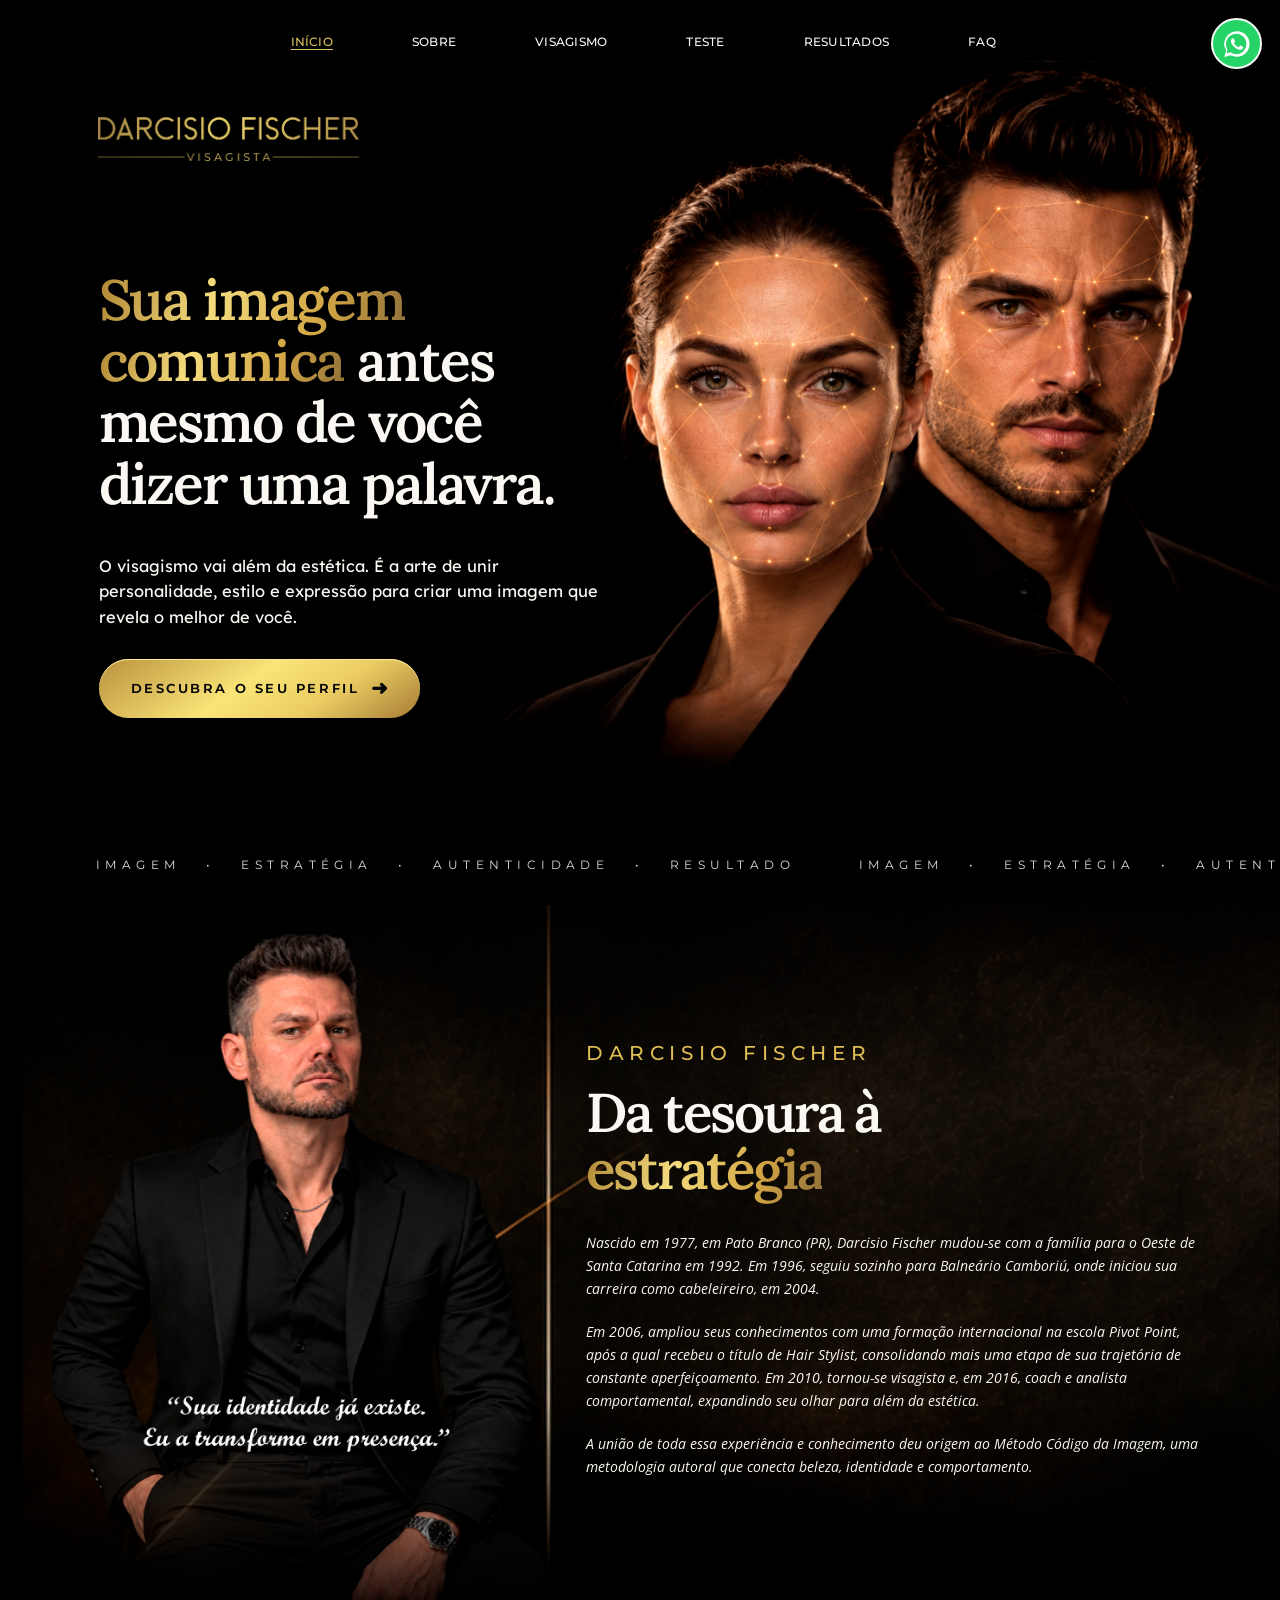
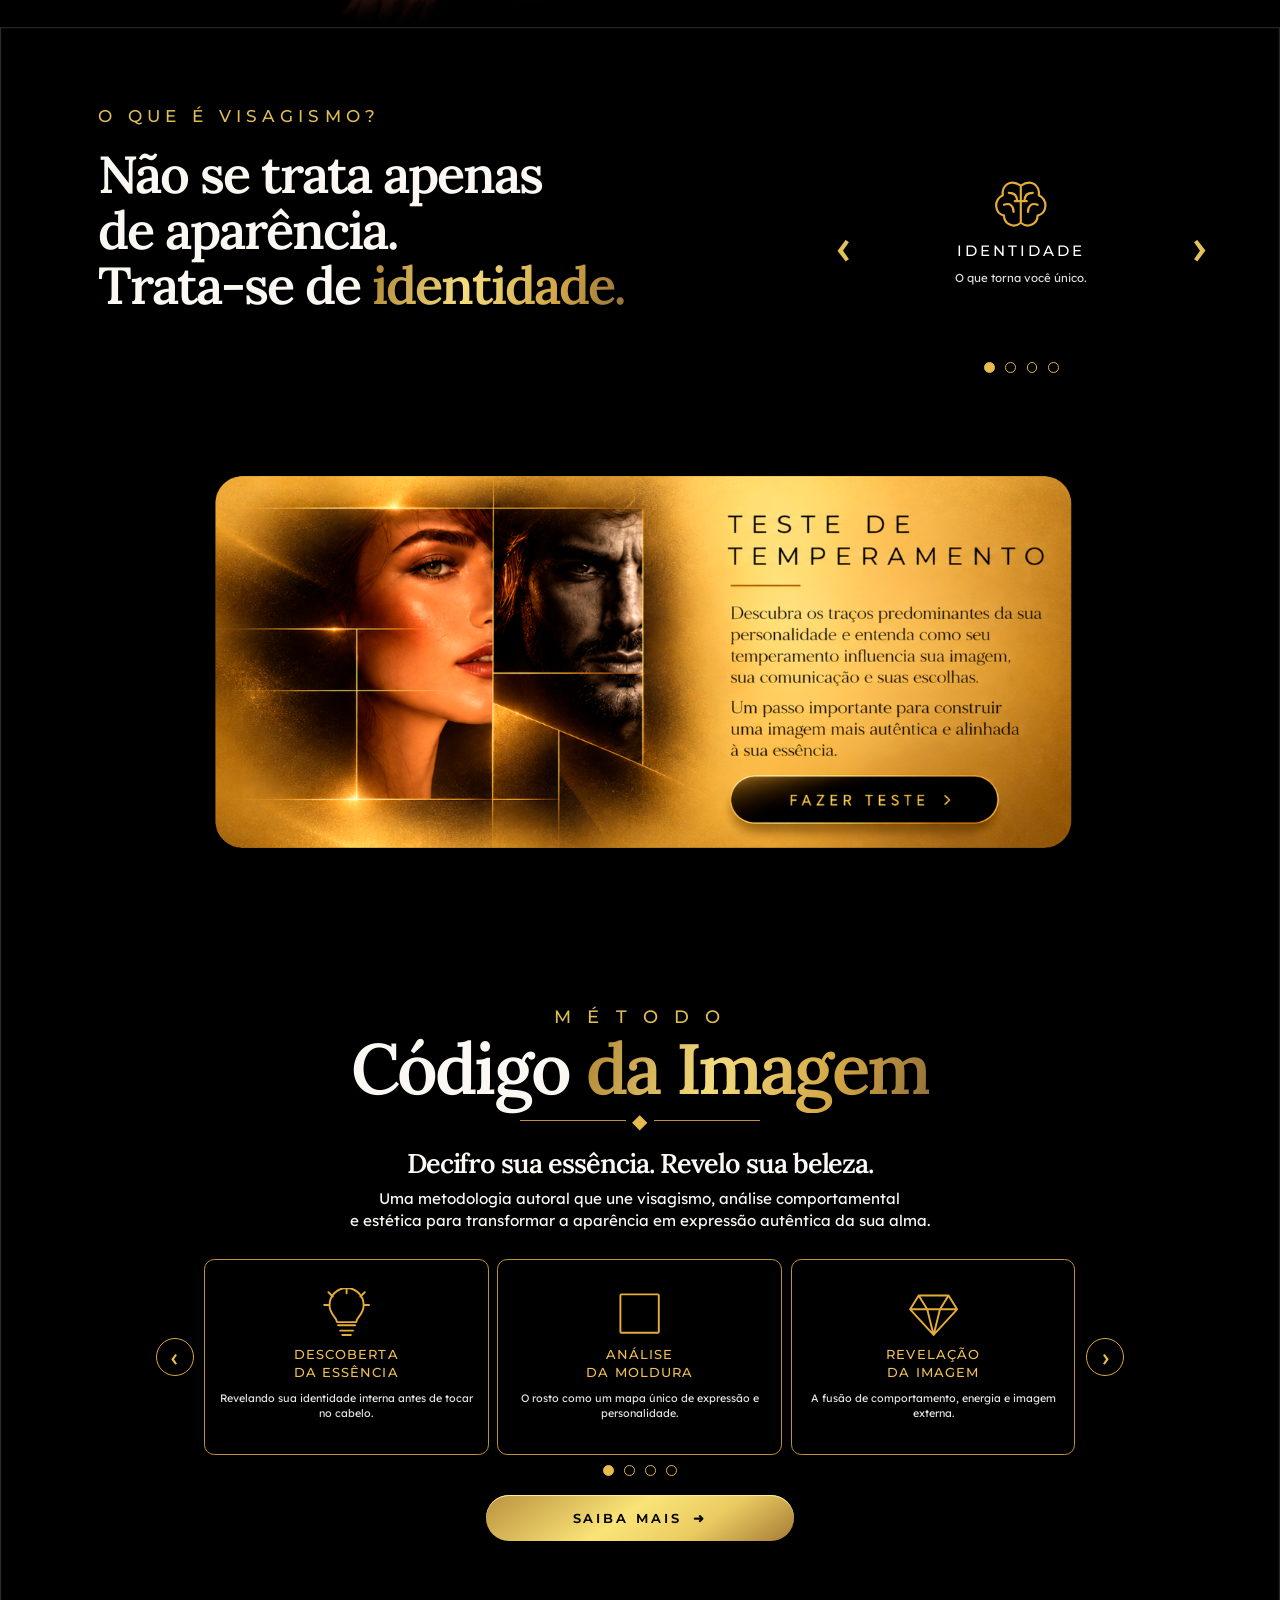
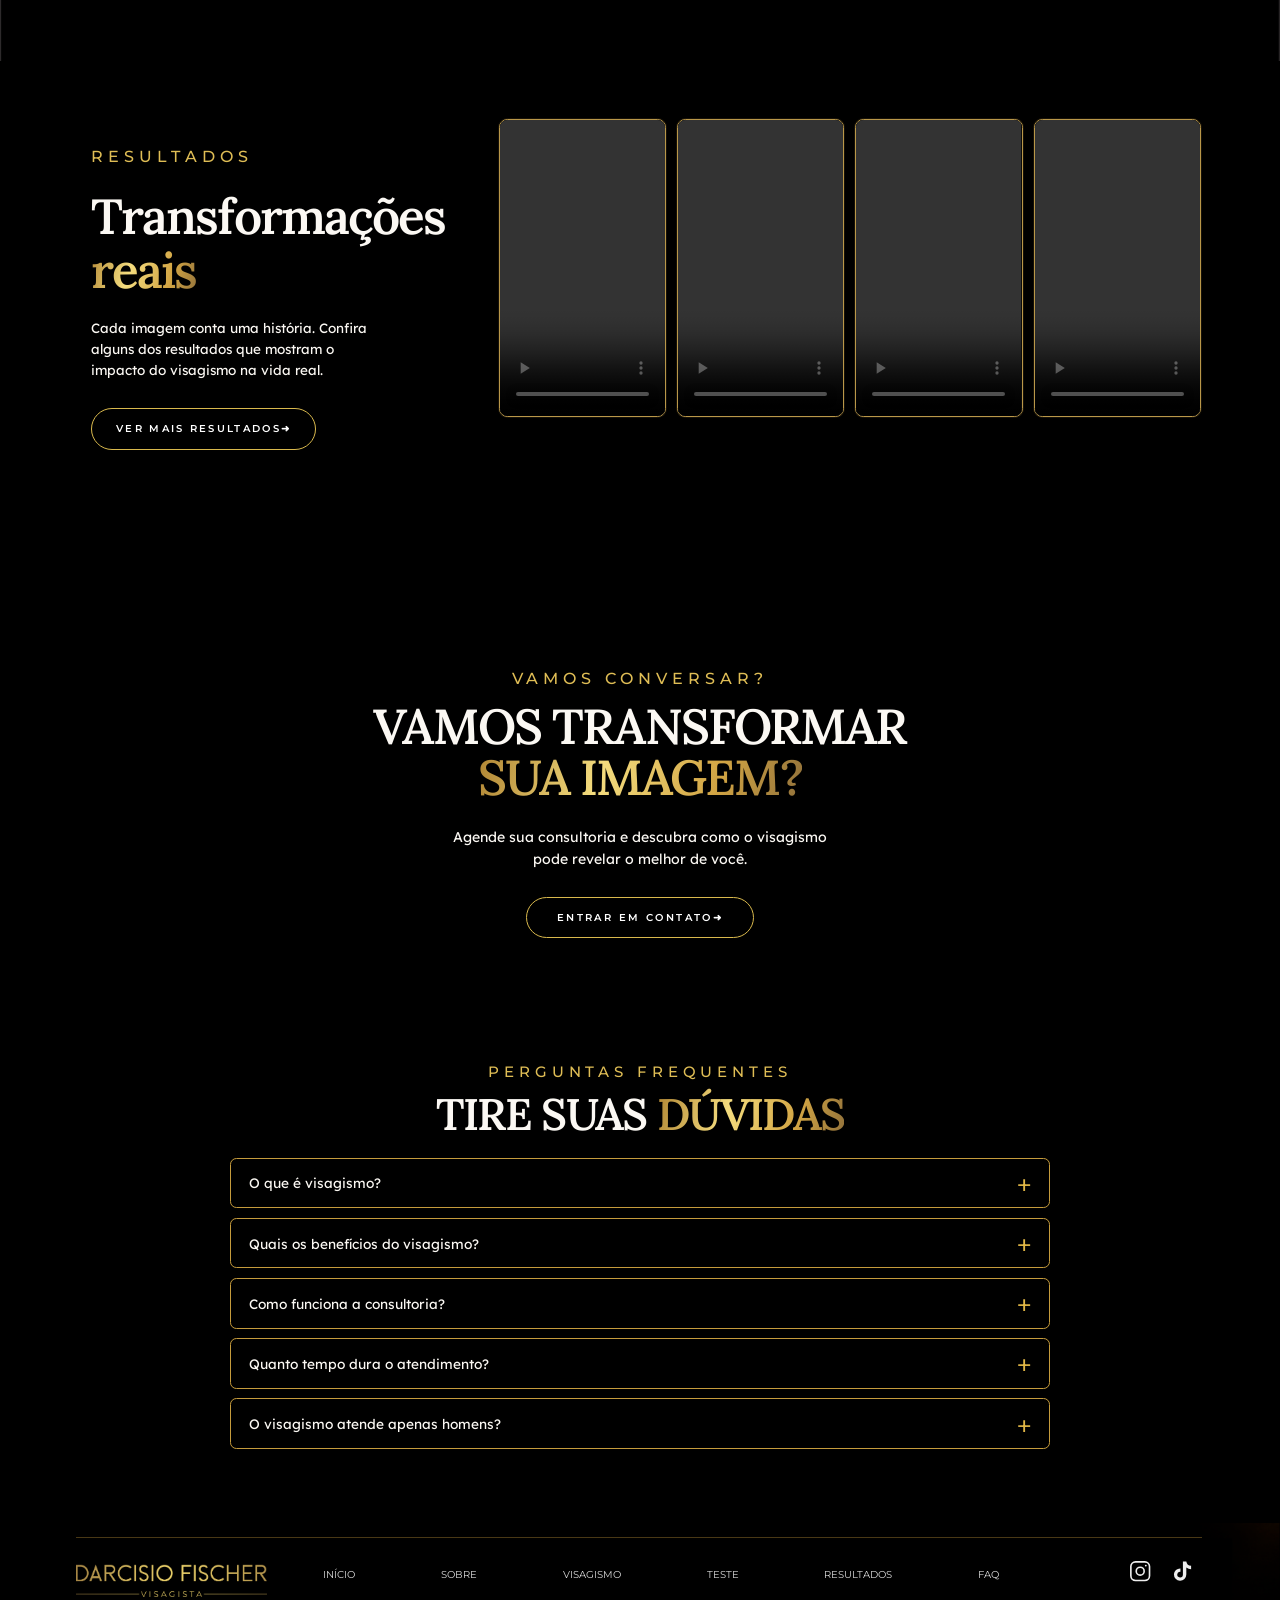
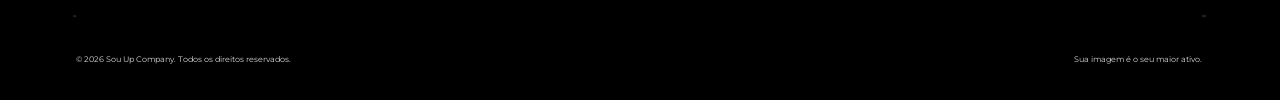
<file: index.html>
<!doctype html>
<html lang="pt-BR">
<head>
  <meta charset="utf-8">
  <meta name="viewport" content="width=device-width,initial-scale=1">
  <meta name="theme-color" content="#000000">
  <link rel="icon" href="imagens/foto-perfil-fischer.png" type="image/png" sizes="any">
  <link rel="apple-touch-icon" href="imagens/foto-perfil-fischer.png">
  <link rel="manifest" href="manifest.webmanifest">
  <meta name="apple-mobile-web-app-title" content="Darcisio Fischer">
  <meta name="application-name" content="Darcisio Fischer">
  <meta name="description" content="Darcisio Fischer, visagista. Conheça o Método Código da Imagem, descubra seu perfil e agende sua consultoria de imagem.">
  <title>Darcisio Fischer | Visagista — Código da Imagem</title>
  <link rel="preconnect" href="https://fonts.googleapis.com">
  <link rel="preconnect" href="https://fonts.gstatic.com" crossorigin>
  <link href="https://fonts.googleapis.com/css2?family=Bodoni+Moda:opsz,wght@6..96,500;6..96,600;6..96,700&family=Lora:wght@500;600;700&family=Lexend:wght@300;400;500;600&family=Montserrat:wght@400;500;600;700&family=Open+Sans:ital,wght@1,400;1,500&display=swap" rel="stylesheet">
  <style>
:root{--gold:#d3af4b;--cream:#fbf8f3;--bg:#000;--gold-fill:linear-gradient(105deg,#af8432 0%,#f4dc7e 38%,#d2a544 73%,#90703a 100%)}
*{box-sizing:border-box}html{scroll-behavior:smooth}body{margin:0;background:#000;color:var(--cream);font-family:'Lexend',sans-serif;overflow-x:hidden}button,input{font:inherit}button,a{touch-action:manipulation}button{cursor:pointer}a{color:inherit;text-decoration:none}button:focus-visible,a:focus-visible,summary:focus-visible,input:focus-visible{outline:3px solid #ffdf7c;outline-offset:4px}h1,h2,p{margin:0}h1,h2{font-family:'Lora',Georgia,serif;font-weight:700;letter-spacing:-.044em} .gold-gradient{background:var(--gold-fill);background-clip:text;-webkit-background-clip:text;color:transparent}.eyebrow{font-family:Montserrat,sans-serif;font-weight:500;letter-spacing:.32em;color:#dfbd55}.cta-gold{display:inline-flex;align-items:center;justify-content:center;gap:.9em;border:0;border-radius:999px;background:linear-gradient(145deg,#bb933f 1%,#fae477 45%,#eacb62 70%,#a57b35 100%);box-shadow:inset 0 1px 0 #ffed98;color:#060606;font-family:Montserrat,sans-serif;font-weight:650;letter-spacing:.22em;white-space:nowrap;transition:filter .2s,transform .2s}.cta-gold:hover{filter:brightness(1.1);transform:translateY(-1px)}.outline-button{background:transparent;display:inline-flex;align-items:center;justify-content:center;border:1.5px solid #d9b94d;border-radius:999px;color:white;font-family:Montserrat,sans-serif;font-weight:600;letter-spacing:.23em;transition:background .2s}.outline-button:hover{background:#cfa84622}
.desktop-page{max-width:1609px;margin:0 auto}.stage{position:relative;width:100%;container-type:inline-size;background:#000}.stage-image{display:block;width:100%;height:auto;user-select:none;pointer-events:none}.stage-one{aspect-ratio:1609 / 2048}.stage-two,.stage-three{aspect-ratio:1601 / 2048}.stage-image{position:absolute;inset:0;width:100%;height:100%}.stage-one .stage-image{object-fit:fill}
.stage-nav{position:absolute;top:2.15%;left:22.4%;right:21%;display:flex;align-items:center;justify-content:space-between;gap:1.1cqw;z-index:5}.stage-nav a{font:500 1.22cqw Montserrat,sans-serif;white-space:nowrap}.stage-nav a:hover,.stage-nav .active{color:#dfc15c;text-decoration:underline;text-underline-offset:.24em}
.hero-copy{position:absolute;top:16.5%;left:7.7%;width:50%;z-index:2}.hero-copy h1{font-size:5.16cqw;line-height:1.05;letter-spacing:-.049em;white-space:nowrap}.hero-copy p{font:400 1.68cqw/1.64 Lexend,sans-serif;max-width:49cqw;margin-top:3.9cqw;margin-bottom:2.5cqw}.hero-cta{min-height:5.9cqw;padding:0 3cqw;font-size:1.37cqw}.hero-cta span{font-size:2cqw;letter-spacing:0}.brand-sentence{position:absolute;top:52.85%;left:7.6%;width:85%;text-align:center;white-space:nowrap;font:400 1.06cqw Montserrat,sans-serif;letter-spacing:.58em}.section-anchor{position:absolute;left:0;width:1px;height:1px}.anchor-sobre{top:57.5%}.about-copy{position:absolute;left:38.85%;top:62.7%;width:53.5%;padding:0}.about-copy .eyebrow{font-size:1.8cqw;margin-bottom:2.5cqw}.about-copy h2{font-size:4.9cqw;line-height:1.02;letter-spacing:-.041em}.about-paragraphs{font:italic 1.42cqw/1.64 'Open Sans',sans-serif;margin-top:3cqw}.about-paragraphs p+p{margin-top:2cqw}
.vis-copy{position:absolute;top:3.1%;left:7.65%;width:57%;}.vis-copy .eyebrow{font-size:1.62cqw;margin-bottom:2cqw}.vis-copy h2{font-size:4.7cqw;line-height:1.04;white-space:nowrap}.vis-carousel{position:absolute;top:4%;left:64.2%;width:31.2%;height:14.7%}.test-anchor{position:absolute;left:0;top:26%;height:1px;width:1px}.test-hotspot{position:absolute;z-index:2;top:44.5%;left:55%;width:26.3%;height:3.8%;background:transparent;border:0;border-radius:10cqw;cursor:pointer}.test-hotspot:hover{box-shadow:0 0 0 2px #fff5c7aa}
.method-section{position:absolute;top:56.9%;left:7%;width:86%;height:41%;text-align:center}.method-section .eyebrow{font-size:1.6cqw}.method-section h2{font-size:6.4cqw;line-height:1.16;white-space:nowrap}.method-divider{display:flex;align-items:center;justify-content:center;gap:.5cqw;color:#e6ba4f;font-size:1.6cqw}.method-divider span{height:1px;width:8.3cqw;background:#ba9139}.method-subtitle{font:500 2.5cqw/1.2 'Lora',Georgia,serif;margin-top:1.2cqw}.method-summary{font:400 1.5cqw/1.5 Lexend,sans-serif;margin-top:.7cqw}.method-carousel{width:88%;margin:2cqw auto 0}.method-button{font-size:1.3cqw;margin-top:1.2cqw;padding:1.48cqw 4.9cqw;min-width:32%}
.carousel-root{--step:0;--gap:.9cqw;color:white}.carousel-shell{display:flex;align-items:center;gap:1cqw;width:100%;height:100%}.carousel-arrow{flex:0 0 3.5cqw;width:3.5cqw;height:3.5cqw;color:#e8bf4d;background:transparent;border:1.2px solid #d7a744;border-radius:100%;font-size:2cqw;line-height:1;display:grid;place-items:center}.carousel-arrow:hover{background:#c19e3a25}.carousel-viewport{overflow:hidden;flex:1;min-width:0}.carousel-track{display:flex;gap:var(--gap);transition:transform .32s cubic-bezier(.21,.7,.26,1);will-change:transform}.carousel-card{flex:0 0 100%;border:1px solid #bf9438;display:flex;flex-direction:column;align-items:center;justify-content:center;min-width:0;text-align:center;border-radius:.8cqw;padding:1.2cqw .8cqw;min-height:13.7cqw}.carousel-card svg{width:4.2cqw;height:4.2cqw;stroke:#e4ac39;stroke-width:1.8;fill:none;stroke-linecap:round;stroke-linejoin:round}.carousel-card h3{font:500 1.3cqw/1.35 Montserrat,sans-serif;letter-spacing:.08em;color:#efc053;margin:.6cqw 0 .7cqw}.carousel-card p{font:400 1.04cqw/1.42 Lexend,sans-serif;color:#e6e4e1;min-height:3.2em}.vis-carousel .carousel-arrow{border:none;border-radius:0;font-size:3cqw;clip-path:polygon(50% 0,100% 100%,0 100%);display:block;transform:rotate(-90deg)}.vis-carousel .carousel-arrow:first-child{transform:rotate(90deg)}.vis-carousel .carousel-shell{gap:.15cqw}.vis-carousel .carousel-card{border:0;min-height:0;padding:.5cqw .2cqw}.vis-carousel .carousel-card svg{width:4.5cqw;height:4.5cqw}.vis-carousel .carousel-card h3{color:white;letter-spacing:.2em}.vis-carousel .carousel-card p{color:#ddd}.vis-carousel .carousel-arrow{clip-path:none;color:#e2c35a;background:transparent;border:0;border-radius:0;font-size:4cqw}.carousel-dots{display:flex;gap:.8cqw;justify-content:center;margin-top:.6cqw}.carousel-dot{padding:0;border:1.4px solid #e1b743;background:transparent;width:.85cqw;height:.85cqw;border-radius:50%}.carousel-dot.is-active{background:#e9bc4e}.vis-carousel .carousel-dots{margin-top:0}.method-carousel .carousel-shell{gap:.8cqw}.method-carousel .carousel-card{flex-basis:calc((100% - 2 * var(--gap))/3);min-height:15.3cqw;padding:1.5cqw .7cqw}.method-carousel .carousel-card svg{height:4cqw;width:4cqw}.method-carousel .carousel-card h3{font-size:1.15cqw;margin-top:.5cqw}.method-carousel .carousel-card p{font-size:.97cqw}.method-carousel .carousel-arrow{flex-basis:3cqw;width:3cqw;height:3cqw}.method-carousel .carousel-track{--gap:.7cqw}.method-carousel .carousel-dots{margin-top:.8cqw}
.results-copy{position:absolute;left:7.1%;top:5.55%;width:31%}.results-copy .eyebrow{font-size:1.5cqw;margin-bottom:2.3cqw}.results-copy h2{font-size:4.5cqw;line-height:1.07}.results-copy p:not(.eyebrow){font:400 1.36cqw/1.56 Lexend,sans-serif;margin-top:2cqw;margin-bottom:2.6cqw;max-width:25cqw}.results-copy .outline-button{padding:1.25cqw 2.2cqw;font-size:.9cqw}.contact-copy{position:absolute;left:12%;width:76%;top:37.0%;text-align:center}.contact-copy .eyebrow{font-size:1.4cqw}.contact-copy h2{font-size:4.45cqw;line-height:.99;margin:1.2cqw 0 2cqw}.contact-copy p:not(.eyebrow){font:400 1.34cqw/1.5 Lexend,sans-serif;margin-bottom:2.4cqw}.contact-copy .outline-button{padding:1.2cqw 2.7cqw;font-size:.95cqw}
.faq-copy{position:absolute;top:60%;left:6.2%;width:58%}.faq-copy .eyebrow{font-size:1.42cqw}.faq-copy h2{font-size:3.9cqw;line-height:1.1;margin:.75cqw 0 1.7cqw}.faq-items{display:grid;gap:.75cqw}.faq-items details{border:1.25px solid #c59b3c;border-radius:.5cqw;overflow:hidden;background:rgba(0,0,0,.65);font-family:Lexend,sans-serif}.faq-items summary{display:flex;align-items:center;justify-content:space-between;gap:1cqw;list-style:none;cursor:pointer;font-size:1.28cqw;min-height:4.25cqw;padding:.8cqw 1.5cqw}.faq-items summary::-webkit-details-marker{display:none}.faq-items summary::after{content:'+';font-size:2.25cqw;color:#e0b646;font-weight:300}.faq-items details[open] summary::after{content:'−'}.faq-items details p{font:400 1.16cqw/1.52 Lexend,sans-serif;color:#ddd;padding:0 1.5cqw 1.2cqw;font-weight:400 !important}
.stage-footer{position:absolute;top:89.5%;height:8.5%;left:5.9%;width:88%;color:#d9d9d9;font-family:Montserrat,sans-serif}.stage-footer nav{position:absolute;top:14%;left:22%;width:62%;display:flex;justify-content:space-between;align-items:center;gap:.5cqw}.stage-footer nav a{font-size:1.04cqw}.stage-footer nav a:hover{color:#e7c55a}.stage-social{position:absolute;top:7%;right:0%;display:flex;gap:1cqw}.stage-social button{background:transparent;border:none;color:white;font-size:2.5cqw}.stage-footer small{position:absolute;top:65%;left:0;font-size:.78cqw}.stage-footer small:last-child{left:auto;right:0}
.mobile-page{display:none}
/* Accessible popups shared between mobile and desktop */
.lux-dialog{color:#f7f2e9;background:#0d0c0a;border:1px solid #c49d43;border-radius:20px;width:min(92vw,790px);max-height:min(92dvh,850px);padding:0;box-shadow:0 30px 90px #000b}.lux-dialog::backdrop{background:#000d}.dialog-frame{position:relative;padding:34px clamp(18px,4vw,42px)}.dialog-close{position:absolute;right:17px;top:9px;color:white;background:transparent;border:0;font-size:33px;line-height:1;padding:3px}.lux-dialog h2{font-size:clamp(26px,4vw,44px);line-height:1.14;margin:14px 0}.lux-dialog p{line-height:1.6}.lux-dialog .eyebrow{font-size:11px}.lux-dialog input{display:block;width:100%;border:1px solid #6d572e;border-radius:7px;background:#1b1a19;color:#fff;padding:13px 14px;margin:6px 0 13px}.lux-dialog label{font-size:13px}.lux-dialog .cta-gold{padding:14px 22px;font-size:12px;max-width:100%;margin-top:10px;white-space:normal;text-align:center}.quiz-muted{color:#bcb6aa;font-size:13px}.quiz-note{color:#e6ce90;font-size:12px;margin-top:9px}.quiz-actions{display:flex;justify-content:space-between;gap:12px;align-items:center;flex-wrap:wrap;margin-top:18px}.quiz-actions button{border:1px solid #c39c49;background:#16120d;color:#efdbab;border-radius:30px;padding:12px 18px;font-size:13px}.quiz-actions button.cta-gold{color:#090909;background:linear-gradient(110deg,#bd9540,#f6db74,#b78b3c)}.quiz-choice{display:block;width:100%;color:#eee;background:#171513;border:1px solid #5c4a2b;border-radius:11px;text-align:left;margin:9px 0;padding:13px 15px;font:400 14px Lexend,sans-serif}.quiz-choice[aria-pressed=true]{border:2px solid #efc65d;background:#302615}.quiz-progress{height:7px;border-radius:20px;background:#2c281c;overflow:hidden;margin:15px 0 21px}.quiz-progress i{display:block;height:100%;background:linear-gradient(90deg,#a47b2f,#f0d577);transition:width .25s}.quiz-result-grid{display:grid;grid-template-columns:1fr 1fr;gap:9px;margin:18px 0}.quiz-result-grid>div{border:1px solid #715a31;border-radius:8px;padding:11px}.quiz-result-grid strong{display:block;color:#e7c45c;margin-bottom:6px}.result-detail{margin-top:17px}.result-detail h3{font:600 22px 'Bodoni Moda',serif;color:#f7d57e;margin:12px 0 7px}.result-detail p{font-size:14px;margin-bottom:8px}.quiz-result-cta{border-top:1px solid #70582d;padding-top:14px;margin-top:18px}.quiz-result-cta h3{font:600 28px 'Bodoni Moda',serif;margin-bottom:12px}.notice-row{display:flex;align-items:flex-start;gap:8px;margin-top:5px;font-size:12px}.notice-row input{width:auto!important;margin:2px 0}.mobile-page{display:none}
@media(max-width:760px){.desktop-page{display:none}.mobile-page{display:block}.mobile-header{position:sticky;top:0;z-index:30;display:flex;align-items:center;justify-content:space-between;padding:14px 19px;background:#050505;border-bottom:1px solid #59461b}.mobile-brand{display:flex;align-items:center;gap:8px;color:#e3bf56;font:italic 35px Georgia,serif}.mobile-brand span{font:500 14px Montserrat,sans-serif}.mobile-brand small{display:block;font-size:8px;letter-spacing:.32em}.menu-toggle{border:1px solid #a8873d;border-radius:8px;padding:5px 12px;font-size:24px;color:#e4c564;background:transparent}.mobile-nav{position:absolute;top:100%;left:0;right:0;background:#14110a;padding:16px 24px;grid-template-columns:repeat(2,1fr);gap:10px}.mobile-nav:not([hidden]){display:grid}.mobile-nav a{border:1px solid #695024;padding:12px 6px;text-align:center;font:500 12px Montserrat,sans-serif}.m-pad{padding:38px 24px}.mobile-page h1{font-size:clamp(37px,10vw,54px);line-height:1.08}.mobile-page h2{font-size:clamp(33px,9vw,47px);line-height:1.08}.mobile-page p{font-size:14px;line-height:1.7}.mobile-page .eyebrow{font:500 11px Montserrat,sans-serif;letter-spacing:.25em;margin-bottom:15px}.mobile-page .cta-gold{padding:17px 20px;font-size:10px;width:100%;margin-top:24px;white-space:normal}.m-people{height:335px;background-image:url('imagens/secao-1-e-2.png');background-position:right -14px top -12px;background-repeat:no-repeat;background-size:735px auto;mask-image:linear-gradient(#000 82%,transparent)}.m-hero{background:#000}.m-hero .m-pad{padding-top:0}.m-hero h1{margin-top:-8px}.m-hero p{margin-top:24px}.m-hero .m-slogan{font:500 10px Montserrat,sans-serif;text-align:center;letter-spacing:.25em;margin:42px 0 10px;line-height:1.8}.m-about{background:#090705}.m-portrait{height:360px;background-image:url('imagens/secao-1-e-2.png');background-size:800px auto;background-repeat:no-repeat;background-position:left -555px;mask-image:linear-gradient(#000 72%,transparent)}.m-about .m-pad{padding-top:0}.m-about .m-bio{font:italic 14px/1.7 'Open Sans',sans-serif}.m-about .m-bio p{margin-top:16px;font:italic 14px/1.7 'Open Sans',sans-serif}.m-vis .carousel-root{margin-top:25px}.m-test{padding-top:10px;padding-bottom:15px}.m-test-img{position:relative;width:100%;overflow:hidden;border-radius:18px}.m-test-img img{width:100%;height:auto;display:block}.mobile-test-hotspot{position:absolute;left:53%;top:44.4%;width:30%;height:4%;border:0;background:transparent;border-radius:30px}.m-method{text-align:center}.m-method .method-subtitle{font-size:22px;margin:16px 0}.m-method .carousel-root{margin:27px 0 10px}.m-results-photo{width:100%;height:280px;background-image:url('imagens/secao-4-e-5.png');background-repeat:no-repeat;background-size:720px auto;background-position:-235px -15px;border-radius:7px}.m-results .outline-button,.m-contact .outline-button{margin-top:20px;padding:15px 20px;font-size:11px}.m-results>p:not(.eyebrow){margin:13px 0 20px}.m-contact{text-align:center;background:#070603}.m-contact h2{font-size:36px}.m-contact p:not(.eyebrow){margin:16px 0}.m-faq h2{margin-bottom:20px}.m-faq .faq-items{gap:8px}.m-faq .faq-items details{border-radius:7px}.m-faq .faq-items summary{font:400 14px Lexend,sans-serif;padding:12px 14px;min-height:50px}.m-faq .faq-items summary::after{font-size:22px}.m-faq .faq-items details p{font-size:13px;padding:0 13px 14px;font-weight:400 !important}.m-footer{text-align:center;padding:35px 20px;border-top:1px solid #685023}.m-footer strong{font-size:20px}.m-footer p{font-size:12px;margin:16px 0}.m-footer a{font:600 10px Montserrat,sans-serif;letter-spacing:.15em;color:#e9bf59}.mobile-page .carousel-root{--gap:10px}.mobile-page .carousel-shell{gap:7px}.mobile-page .carousel-arrow{flex:0 0 31px;width:31px;height:31px;font-size:22px;border:1px solid #d5a644;border-radius:50%;clip-path:none;transform:none}.mobile-page .carousel-card{min-height:190px;border-radius:10px;padding:14px}.mobile-page .carousel-card svg{width:47px;height:47px}.mobile-page .carousel-card h3{font-size:14px;margin:11px 0}.mobile-page .carousel-card p{font-size:12px}.mobile-page .carousel-dots{margin-top:10px;gap:10px}.mobile-page .carousel-dot{width:9px;height:9px}.mobile-page .method-carousel .carousel-card{flex-basis:100%}.mobile-page .vis-carousel .carousel-card{flex-basis:100%}.lux-dialog{max-height:90dvh}.dialog-frame{padding:29px 18px}.quiz-result-grid{grid-template-columns:1fr 1fr}}
@media(prefers-reduced-motion:reduce){html{scroll-behavior:auto}.carousel-track,.cta-gold{transition:none}}
/* Ajustes finais de orientação das setas e cartão do teste no celular */
.stage-two .vis-carousel .carousel-arrow,.stage-two .vis-carousel .carousel-arrow:first-child{transform:none;clip-path:none}
@media(max-width:760px){
 .m-test-panel{overflow:hidden;border-radius:19px;background:linear-gradient(130deg,#835411,#ffde7c 45%,#bb7920 100%);color:#161005;box-shadow:inset 0 0 20px #6b3c2140}
 .m-test-photo{height:225px;background-image:url('imagens/secao-3-e-4.png');background-repeat:no-repeat;background-size:780px auto;background-position:-42px -213px;mask-image:linear-gradient(#000 72%,transparent 100%)}
 .m-test-content{padding:0 23px 24px}
 .m-test-content h2{font:500 18px/1.4 Montserrat,sans-serif;letter-spacing:.22em;margin:0 0 15px}
 .m-test-content h2::after{content:'';display:block;width:60px;height:1px;background:#7c4718;margin-top:12px}
 .m-test-content p{font:400 14px/1.48 'Bodoni Moda',Georgia,serif;margin-bottom:10px}
 .m-test-button{margin-top:8px;width:100%;padding:13px 17px;border-radius:30px;border:1px solid #fbd06a;box-shadow:0 2px 5px #0006;color:#e6b948;background:linear-gradient(#312109,#000 60%);font:600 12px Montserrat,sans-serif;letter-spacing:.25em}
}
/* Sobreposição cobre todo o botão dourado originalmente desenhado na segunda imagem. */
.stage-two .test-hotspot{top:42.85%;height:4.35%}


/* AJUSTES 23/10 - somente tipografia, logotipo, faixa dinâmica e áreas interativas.
   Os 3 arquivos PNG da pasta imagens permanecem inalterados. */
.hero-brand{position:absolute;top:7.2%;left:7.7%;width:17.4%;height:auto;display:block;z-index:5}
.hero-brand img{display:block;width:100%;height:auto;object-fit:contain}
.stage-nav{left:22.7%;right:22.2%;top:2.12%;gap:.75cqw}
.stage-nav a{font-size:.92cqw;font-weight:500;letter-spacing:.02em}
.hero-copy h1{font-size:4.43cqw;line-height:1.08}
.hero-copy p{font-size:1.28cqw;line-height:1.55;max-width:40cqw;margin-top:3.15cqw;margin-bottom:2.25cqw}
.hero-cta{min-height:4.6cqw;padding:0 2.5cqw;font-size:1.05cqw;letter-spacing:.19em}
.hero-cta span{font-size:1.55cqw}
.brand-marquee{position:absolute;top:52.25%;left:7.5%;width:86%;height:3.65%;z-index:4;background:#000;overflow:hidden;display:flex;align-items:center;mask-image:linear-gradient(90deg,transparent,#000 5%,#000 95%,transparent)}
.brand-marquee-track{display:flex;align-items:center;gap:5cqw;width:max-content;animation:brand-roll 28s linear infinite;white-space:nowrap}
.brand-marquee-track span{font:400 .91cqw Montserrat,sans-serif;letter-spacing:.47em;color:#dfdcda;white-space:nowrap}
@keyframes brand-roll{from{transform:translateX(0)}to{transform:translateX(-50%)}}
.about-copy .eyebrow{font-size:1.38cqw;margin-bottom:2cqw}
.about-copy h2{font-size:4.27cqw;line-height:1.045}
.about-paragraphs{font-size:1.12cqw;line-height:1.6;margin-top:2.6cqw}
.about-paragraphs p+p{margin-top:1.6cqw}
.vis-copy .eyebrow{font-size:1.3cqw;margin-bottom:1.55cqw}
.vis-copy h2{font-size:4.08cqw;line-height:1.06}
.vis-carousel .carousel-card h3{font-size:1.15cqw}
.vis-carousel .carousel-card p{font-size:.90cqw}
/* Alinhar a área invisível apenas ao botão escuro impresso na imagem.
   Sem borda branca em hover, para a imagem permanecer intacta. */
.stage-two .test-hotspot{left:57.3%;top:45.9%;width:20.8%;height:2.95%;border:0;box-shadow:none!important;background:transparent}
.stage-two .test-hotspot:hover{box-shadow:none!important}
.stage-two .test-hotspot:focus-visible{outline:2px solid #fff3b0;outline-offset:2px}
.method-section .eyebrow{font-size:1.38cqw}
.method-section h2{font-size:5.56cqw;line-height:1.14}
.method-subtitle{font-size:2.12cqw;margin-top:1.05cqw}
.method-summary{font-size:1.19cqw;line-height:1.5;margin-top:.65cqw}
.method-carousel .carousel-card h3{font-size:1.04cqw}
.method-carousel .carousel-card p{font-size:.84cqw}
.method-button{font-size:1.03cqw;min-width:28%;padding:1.18cqw 3.85cqw;margin-top:1.5cqw}
.results-copy .eyebrow{font-size:1.25cqw;margin-bottom:1.95cqw}
.results-copy h2{font-size:3.86cqw;line-height:1.075}
.results-copy p:not(.eyebrow){font-size:1.06cqw;line-height:1.54;margin-top:1.7cqw;margin-bottom:2.1cqw;max-width:22cqw}
.results-copy .outline-button{font-size:.78cqw;padding:1.06cqw 1.9cqw}
.contact-copy .eyebrow{font-size:1.22cqw}
.contact-copy h2{font-size:3.84cqw;line-height:1.05;margin:1cqw 0 1.8cqw}
.contact-copy p:not(.eyebrow){font-size:1.10cqw;line-height:1.55;margin-bottom:2.1cqw}
.contact-copy .outline-button{font-size:.82cqw;padding:1.02cqw 2.3cqw}
.faq-copy .eyebrow{font-size:1.19cqw}
.faq-copy h2{font-size:3.45cqw;margin:.7cqw 0 1.5cqw}
.faq-items summary{font-size:1.07cqw;min-height:3.8cqw;padding:.72cqw 1.35cqw}
.faq-items details p{font-size:.96cqw;line-height:1.55}
.faq-items summary::after{font-size:1.9cqw}
.stage-footer{top:90.0%;height:8.9%}
.stage-footer nav{top:21%;left:23%;width:59%;gap:.5cqw}
.stage-footer nav a{font-size:.82cqw}
.stage-social{top:14%;right:.5%;gap:1.2cqw;align-items:center}
.stage-social a,.stage-social button{border:0;background:none;color:#eee;display:inline-flex;align-items:center;justify-content:center;width:2.1cqw;height:2.1cqw;padding:0}
.stage-social svg{display:block;width:1.75cqw;height:1.75cqw}
.stage-social a:hover,.stage-social button:hover{color:#efd078}
.stage-footer small{top:81%;font-size:.59cqw;white-space:nowrap}
.stage-footer small:last-child{right:0;left:auto}
.m-footer-social{display:flex;align-items:center;justify-content:center;gap:22px;margin:0 0 18px}
.m-footer-social a,.m-footer-social button{border:none;background:transparent;color:#e7c157;width:28px;height:28px;display:grid;place-items:center}
.m-footer-social svg{width:24px;height:24px}
@media(max-width:760px){
 .mobile-brand{display:block;width:156px}
 .mobile-brand img{display:block;width:100%;height:auto}
 .mobile-page h1{font-size:clamp(34px,9vw,48px)}
 .mobile-page h2{font-size:clamp(30px,8vw,42px)}
 .mobile-page p{font-size:13px;line-height:1.63}
 .mobile-page .eyebrow{font-size:10px}
 .m-about .m-bio,.m-about .m-bio p{font-size:13px;line-height:1.65}
 .m-contact h2{font-size:32px}
 .mobile-page .cta-gold{font-size:10px;padding:14px 17px}
 .m-results .outline-button,.m-contact .outline-button{font-size:10px}
 .m-hero .m-slogan{font-size:9px;letter-spacing:.18em}
 .m-method .method-subtitle{font-size:21px}
 .mobile-page .carousel-card p{font-size:11px}
 .mobile-page .carousel-card h3{font-size:13px}
}
@media(prefers-reduced-motion:reduce){.brand-marquee-track{animation:none}}

  
/* AJUSTES FINOS — 23/10/2026
   Somente DESKTOP. Não troca fundos nem altera funcionalidade de cliques. */
@media (min-width:761px) {
  /* A base da imagem contém uma frase fixa; cobrimos completamente essa
     área de preto para deixar visível somente o letreiro animado. */
  .desktop-page .stage-one .brand-marquee {
    top:50.65%;
    height:4.9%;
    left:0;
    width:100%;
    padding-inline:7.5%;
    background:#000;
    -webkit-mask-image:none;
    mask-image:none;
  }
  /* Colocar a história ligeiramente mais abaixo, sem aumentar as fontes. */
  .desktop-page .stage-one .about-copy {
    top:63.8%;
  }
  /* Reposicionar título e carrossel juntos no espaço superior do 2º fundo. */
  .desktop-page .stage-two .vis-copy {
    top:4.85%;
  }
  .desktop-page .stage-two .vis-carousel {
    top:5.75%;
  }
  /* Suavizar linhas de junção por arredondamento de pixels/bordas da arte. */
  .desktop-page .stage + .stage {
    margin-top:-2px;
  }
  .desktop-page .stage:not(:last-child)::after {
    content:"";
    position:absolute;
    bottom:-1px;
    left:0;
    right:0;
    height:4px;
    background:#000;
    pointer-events:none;
    z-index:8;
  }
}

  
/* =========================================================
   AJUSTE EXCLUSIVO PARA CELULAR — 24/10/2026
   As seções do desktop e as três artes de fundo são preservadas.
   ========================================================= */
@media (max-width: 760px) {
  .mobile-page { width:100%; max-width:100vw; overflow-x: clip; }
  .mobile-page > section { scroll-margin-top: 105px; }

  /* Sobre: retrato + frase da arte, centralizados e acima da posição anterior. */
  .m-about { background:#000; }
  .m-about .m-portrait {
    height:385px;
    width:100%;
    background-size:800px auto;
    background-position:40px -590px;
    background-repeat:no-repeat;
    -webkit-mask-image:linear-gradient(to bottom,#000 0%,#000 94%,transparent 100%);
    mask-image:linear-gradient(to bottom,#000 0%,#000 94%,transparent 100%);
  }
  .m-about .m-pad { padding-top:2px; }

  /* Cartão do teste: a fotografia e o ouro compõem UMA peça responsiva. */
  .m-test { padding-inline:22px; padding-top:22px; }
  .m-test-panel {
    width:100%;max-width:415px;margin-inline:auto;
    overflow:hidden;border-radius:21px;
    background:linear-gradient(128deg,#9c6723 0%,#e5ad42 47%,#f6cf6a 75%,#bb7c26 100%);
    box-shadow:0 8px 32px rgba(0,0,0,.17);
  }
  .m-test-photo {
    width:100%;
    height:clamp(195px,54vw,240px);
    background-size:780px auto;
    background-position:-40px -229px;
    background-repeat:no-repeat;
    -webkit-mask-image:linear-gradient(to bottom,black 0%,black 78%,transparent 100%);
    mask-image:linear-gradient(to bottom,black 0%,black 78%,transparent 100%);
  }
  .m-test-content { width:100%; min-width:0; padding:7px 20px 25px; }
  .m-test-content h2 {
    display:block;width:100%;max-width:100%;margin:0 0 14px;
    font:500 clamp(16px,4.3vw,19px)/1.4 Montserrat,sans-serif;
    letter-spacing:.13em;
    overflow-wrap:normal;white-space:normal;
  }
  .m-test-content h2::after { margin-top:12px;width:55px; }
  .m-test-content p {
    max-width:100%; font:400 clamp(13px,3.6vw,15px)/1.5 'Bodoni Moda',Georgia,serif;
    margin-bottom:12px;overflow-wrap:break-word;
  }
  .m-test-button {
    display:flex;align-items:center;justify-content:center;
    max-width:100%;min-height:46px;margin:13px auto 0;
    padding:12px 10px;font-size:11px;letter-spacing:.18em;white-space:nowrap;
  }

  /* Resultados: mostrar os três antes/depois inteiros e botão centralizado. */
  .m-results-photo {
    display:block;
    width:min(100%,360px);
    height:clamp(238px,67vw,275px);
    margin:24px auto 0;
    background-size:200% auto;
    background-position:80% -31px;
    background-repeat:no-repeat;
    background-color:#000;
    border-radius:2px;
  }
  .m-results .outline-button {
    display:flex;align-items:center;justify-content:center;
    width:max-content;max-width:100%;min-height:48px;
    margin:23px auto 0;padding:13px 20px;
    font-size:10px;letter-spacing:.13em;text-align:center;white-space:nowrap;
  }

  /* Rodapé: a própria marca gráfica, exibindo apenas a assinatura inferior.
     A imagem é reutilizada do cabeçalho; o monograma superior fica recortado. */
  .m-footer { padding:35px 19px 42px; }
  .m-footer-brand {
    display:block;
    width:min(74vw,290px);
    height:auto;aspect-ratio:2048 / 345;
    max-height:52px;
    margin:0 auto 21px;
    overflow:hidden;
    line-height:0;
  }
  .m-footer-brand img { display:block;width:100%;height:auto;max-width:none;transform:translateY(-53.5%); }
  .m-footer .m-footer-social { margin-bottom:19px; }
  .m-footer p { font-size:11px;line-height:1.55;margin:0 0 22px; }
}
@media (max-width:380px) {
  .m-about .m-portrait { background-position:23px -592px; }
  .m-test { padding-inline:18px; }
  .m-test-content { padding-inline:17px; }
  .m-test-content h2 { font-size:16px;letter-spacing:.11em; }
  .m-results-photo { background-position:80% -27px; }
  .m-results .outline-button { font-size:9px;letter-spacing:.10em; }
}


/* ATUALIZAÇÃO PONTUAL 24/10/2026: somente retrato, faixa e cartaz do teste no celular. */
@media (max-width:760px) {
  /* Foto aprovada recebida do usuário: sem corte e centralizada */
  .m-about .m-portrait {
    width:100%; height:auto; min-height:0;
    background:none; background-image:none;
    display:block; margin:-10px auto 0;
    overflow:hidden;
    -webkit-mask-image:none; mask-image:none;
  }
  .m-about .m-portrait img {
    width:100%; max-width:100%; height:auto;
    display:block; margin:0 auto; object-fit:contain;
    opacity:1; mix-blend-mode:normal; isolation:isolate;
    filter:none; transform:translateZ(0);
  }
  .m-about .m-portrait::before,
  .m-about .m-portrait::after {
    content:none !important;
    display:none !important;
    background:none !important;
  }
  /* Mesma ideia da faixa animada do computador, agora no celular */
  .m-marquee-band {
    overflow:hidden;
    position:relative;
    margin:36px -24px 8px;
    width:calc(100% + 48px);
    padding:11px 0;
    white-space:nowrap;
    -webkit-mask-image:linear-gradient(90deg,transparent,#000 6%,#000 94%,transparent);
    mask-image:linear-gradient(90deg,transparent,#000 6%,#000 94%,transparent);
  }
  .m-marquee-track {
    width:max-content; display:flex; gap:0;
    align-items:center;
    animation:m-marquee-scroll 19s linear infinite;
  }
  .m-marquee-copy {
    display:block; flex:0 0 auto; white-space:nowrap;
    font:400 8px/1.6 Montserrat,sans-serif;
    letter-spacing:.24em;
    color:#dfdcda;
    padding-right:28px;
  }
  /* Arte dourada vertical é uma imagem só; clique sobre o botão impresso */
  .m-test {padding:18px 16px 15px;}
  .m-test-poster-wrap {position:relative;width:100%;max-width:415px;margin:0 auto;}
  .m-test-poster {width:100%;height:auto;display:block;object-fit:contain;}
  .m-test-poster-hotspot {
    position:absolute;left:24%;top:81.3%;width:52%;height:7.2%;
    border:0;border-radius:999px;background:transparent;
    cursor:pointer;-webkit-tap-highlight-color:transparent;
  }
  .m-test-poster-hotspot:focus-visible {
    outline:3px solid #ffec9d;outline-offset:2px;
    box-shadow:0 0 0 6px rgba(255,225,130,.22);
  }
}
@keyframes m-marquee-scroll {from{transform:translateX(0)}to{transform:translateX(-50%)}}
@media (max-width:760px) and (prefers-reduced-motion:reduce) {
  .m-marquee-track {animation:none;}
}

/* ===============================================
   AJUSTES SOLICITADOS — 25/10/2026
   Questões e destaques do teste / método desktop
   (sem modificar outras seções da landing).
   =============================================== */
#test-app .quiz-counter,
#test-app .quiz-counter span {
  font-family: Montserrat, Arial, sans-serif !important;
  font-size: clamp(23px, 2.6vw, 32px) !important;
  line-height: 1.35 !important;
  font-weight: 600 !important;
  letter-spacing: -.025em !important;
  font-variant-numeric: lining-nums tabular-nums;
  color: #f7f2e9;
}
#test-app .quiz-counter {margin: 12px 0 16px !important;}
#test-app .quiz-question {
  font: 500 clamp(18px, 2.0vw, 22px)/1.48 Lexend, Arial, sans-serif !important;
  letter-spacing: -.015em;
  margin: 20px 0 18px !important;
  color: #f8f5ee;
}
#test-app .quiz-result-title {
  font: 650 clamp(24px, 3.3vw, 36px)/1.24 Montserrat, Arial, sans-serif !important;
  letter-spacing: -.025em;
  color: #f0d37a;
  margin: 22px 0 16px !important;
}
#test-app .result-detail h3 {
  font: 600 clamp(17px, 1.7vw, 20px)/1.42 Montserrat, Arial, sans-serif !important;
  color: #f0d37a;
  letter-spacing: -.02em;
  margin: 20px 0 7px;
}
#test-app .quiz-result-grid strong {
  font: 600 14px/1.4 Montserrat, Arial, sans-serif;
  color: #f0d37a;
}
#test-app .quiz-result-cta h3 {
  font: 600 clamp(18px, 2vw, 23px)/1.38 Montserrat, Arial, sans-serif !important;
}
@media (min-width: 761px) {
  .desktop-page .stage-two .method-section {
    top: 59.8%;
    height: 38.5%;
  }
}


/* RESULTADOS - 3 vídeos 9:16. Mantém as demais seções inalteradas. */
.reels-desktop-surface{
  position:absolute;z-index:3;left:39.55%;top:3.0%;width:52.8%;height:28.35%;
  background:#000;display:flex;align-items:center;justify-content:center;
}
.reels-desktop-grid{
  display:grid;grid-template-columns:repeat(3,minmax(0,1fr));gap:1.2cqw;
  width:98%;align-items:center;
}
.reel-desktop-card,.reels-mobile-slide{
  min-width:0;aspect-ratio:9/16;overflow:hidden;background:#090909;
  border:1px solid #b99749;border-radius:1cqw;
  box-shadow:0 0 0 1px rgba(222,175,83,.10);
}
.reel-video{display:block;width:100%;height:100%;aspect-ratio:9/16;object-fit:contain;background:#050505}
.reels-mobile-gallery{display:none}
@media(max-width:760px){
  .reels-desktop-surface{display:none}
  .m-results-photo{display:none!important;background:none!important}
  .reels-mobile-gallery{display:block;max-width:410px;margin:22px auto 12px;width:100%}
  .reels-mobile-shell{display:grid;grid-template-columns:30px minmax(0,1fr) 30px;gap:7px;align-items:center;width:100%}
  .reels-mobile-viewport{width:100%;min-width:0;overflow:hidden}
  .reels-mobile-track{display:flex;width:100%;transition:transform .35s ease;transform:translateX(0%)}
  .reels-mobile-slide{flex:0 0 100%;width:100%;border-radius:12px}
  .reels-mobile-arrow{width:30px;height:38px;display:grid;place-items:center;
    color:#eac55a;background:rgba(0,0,0,.9);border:1px solid #b99749;border-radius:30px;
    font:400 28px/1 Georgia,serif;padding:0}
  .reels-mobile-arrow:hover{background:#34260c}
  .reels-mobile-counter{font:400 12px/1.5 Montserrat,sans-serif!important;color:#dfbd55;
    letter-spacing:.2em;text-align:center;margin:13px 0 0!important}
  .m-results .outline-button{display:flex;margin:18px auto 0;width:max-content;max-width:100%;text-align:center}
}
@media(prefers-reduced-motion:reduce){.reels-mobile-track{transition:none}}


/* ==========================================================
   ALTERAÇÕES APROVADAS — 27/10/2026
   Fonte serif unificada, nova marca e retrato, quatro Reels,
   FAQ centralizado e créditos Sou Up Company.
   Paleta original preservada.
   ========================================================== */
.desktop-page h1,.desktop-page h2,.mobile-page h1,.mobile-page h2,
.method-subtitle,.m-method .method-subtitle {
  font-family:'Lora', Georgia, serif !important;
  font-weight:600;
  letter-spacing:-.035em;
}
.desktop-page .hero-brand{top:7.15%;left:7.65%;width:20.4%;background:#000;}
.desktop-page .hero-brand img{width:100%;height:auto;object-fit:contain;}
/* Oculta completamente a antiga marca incorporada à arte de fundo. */
.stage-one .hero-brand-cleanup{
  position:absolute;z-index:4;left:5.0%;top:6.1%;width:27.5%;height:10.1%;
  background:#000;pointer-events:none;
}
/* Foto nova somente na zona do retrato original, preservando a biografia. */
.stage-one .desktop-about-photo{
  position:absolute;z-index:2;left:0%;top:58.0%;width:37.1%;height:41.5%;
  background:#000;display:flex;align-items:center;justify-content:center;
  overflow:hidden;
}
.stage-one .desktop-about-photo img{height:100%;width:100%;object-fit:contain;object-position:center bottom;}
.stage-one .about-copy{z-index:3;}
/* Conteúdo de resultados: um pouco mais alto no desktop. */
.stage-three .results-copy{top:3.9%;z-index:4;}
.stage-three .reels-desktop-surface{
  left:38.7%;top:1.8%;width:55.4%;height:28.55%;z-index:4;
}
.stage-three .reels-desktop-grid{grid-template-columns:repeat(4,minmax(0,1fr));gap:.85cqw;width:99%;}
.stage-three .reel-desktop-card{border-radius:.65cqw;}
/* Centralizar FAQ e ocultar logotipo antigo à direita (incorporado ao fundo). */
.stage-three::before{
  content:'';position:absolute;left:0;right:0;top:59.2%;height:29.95%;
  background:#000;z-index:2;pointer-events:none;
}
.stage-three .faq-copy{
  left:18%;width:64%;top:61%;z-index:3;text-align:center;
}
.stage-three .faq-items{text-align:left;}
/* Faixa de rodapé limpa, com a marca oficial em tamanho reduzido. */
.stage-three .stage-footer{
  background:#000;border-top:1px solid rgba(191,148,56,.38);
  z-index:4;
}
.stage-footer-brand{
  position:absolute;left:0;top:12%;width:17%;height:35%;display:flex;
  justify-content:flex-start;align-items:center;background:#000;
}
.stage-footer-brand img{display:block;width:100%;height:auto;max-height:100%;object-fit:contain;}
/* Disposição nova da marca, links e mensagens no rodapé. */
.stage-three .stage-footer nav{left:22%;width:60%;}
/* Reels: primeiro quadro carregado do arquivo; sem autoplay e com som disponível. */
.reel-video{width:100%;height:100%;object-fit:contain;background:#060606;}
/* Marca oficial no celular, inclusive rodapé, sem cortes artificiais. */
@media(max-width:760px){
  .mobile-brand{width:min(57vw,220px)!important;}
  .mobile-brand img{width:100%;height:auto;object-fit:contain;}
  .m-about .m-portrait{background:#000!important;}
  .m-about .m-portrait img{display:block;width:100%;height:auto;max-width:470px;margin:0 auto;object-fit:contain;}
  .m-results{text-align:center;}
  .m-results .eyebrow,.m-results h2,.m-results>p:not(.eyebrow){text-align:center;}
  .m-results>p:not(.eyebrow){margin-left:auto;margin-right:auto;max-width:37ch;}
  .m-results .reels-mobile-gallery{margin-left:auto;margin-right:auto;}
  .m-footer-brand{display:block;max-height:none!important;height:auto!important;aspect-ratio:auto!important;overflow:visible!important;width:min(72vw,270px)!important;}
  .m-footer-brand img{display:block;width:100%;height:auto;transform:none!important;max-width:100%;object-fit:contain;}
  .m-results .outline-button{margin-left:auto;margin-right:auto;}
}


/* ========================================================
   27/10/2026 — RETRATOS FISCHER DESKTOP E MOBILE
   Mantém o layout, cores, vídeos e funcionalidades existentes.
   Fotos da pessoa preservadas; texto é elemento HTML editável.
   ======================================================== */
@media (min-width:761px) {
  .stage-one .desktop-about-photo {
    background:radial-gradient(ellipse 72% 64% at 56% 43%, #241e19 0%, #10100f 45%, #000 86%);
    isolation:isolate;
  }
  .stage-one .desktop-about-photo img {
    position:relative;
    z-index:1;
    display:block;
    height:100%;
    width:100%;
    object-fit:contain;
    object-position:center bottom;
  }
  .stage-one .desktop-photo-quote {
    position:absolute;
    z-index:3;
    left:7.8%;
    bottom:14%;
    width:47%;
    margin:0;
    color:#fff;
    font:italic 700 clamp(13px,1.45cqw,25px)/1.4 Georgia,'Times New Roman',serif;
    letter-spacing:0;
    text-shadow:0 2px 12px rgba(0,0,0,.96), 0 1px 3px #000;
    pointer-events:none;
  }
}
@media (max-width:760px) {
  .m-about .m-portrait {
    position:relative;
    display:block;
    width:100%;
    height:auto;
    min-height:0;
    margin:-10px auto 0;
    background:radial-gradient(ellipse 65% 62% at 56% 39%,#2a221b 0%,#11100f 45%,#000 85%) !important;
    overflow:hidden;
    isolation:isolate;
    -webkit-mask-image:none;
    mask-image:none;
  }
  .m-about .m-portrait img {
    position:relative;
    display:block;
    z-index:1;
    width:100%;
    height:auto;
    max-width:470px;
    margin:0 auto;
    object-fit:contain;
    object-position:center bottom;
  }
  .m-about .m-photo-quote {
    position:absolute;
    z-index:3;
    left:max(6%,calc((100% - 470px)/2 + 25px));
    bottom:10%;
    width:47%;
    margin:0;
    color:#fff;
    font:italic 700 clamp(15px,4.3vw,21px)/1.42 Georgia,'Times New Roman',serif;
    text-shadow:0 2px 10px rgba(0,0,0,.98), 0 1px 2px #000;
    pointer-events:none;
  }
}

/* 27/10/2026: contato sobre fundo preto limpo, sem assinatura DF embutida na arte. */
@media(min-width:761px){
 .stage-three::after{content:"";position:absolute;z-index:2;left:0;right:0;top:30.2%;height:29.1%;background:#000;pointer-events:none}
 .stage-three .contact-copy{z-index:4}
}
/* Títulos em Lora para consistência visual no desktop, mobile e modais. */
h1,h2,.desktop-page h1,.desktop-page h2,.mobile-page h1,.mobile-page h2,
.method-subtitle,.m-method .method-subtitle,.lux-dialog h2,
.stage-one .hero-copy h1{font-family:'Lora',Georgia,serif!important;font-weight:600;letter-spacing:-.038em}
/* Campos do novo cadastro e aviso de envio, responsivos. */
#test-intro .test-intro-fields{display:grid;grid-template-columns:1fr 1fr;column-gap:14px;row-gap:6px}
#test-intro .test-intro-fields label{display:block;min-width:0}
#test-intro .test-intro-fields input{max-width:100%;min-width:0;color-scheme:dark}
#test-intro .test-intro-consent{display:flex;align-items:flex-start;gap:10px;margin:13px 0 7px;line-height:1.45;font-size:12px;color:#e0d9ca}
#test-intro .test-intro-consent input{flex:none;width:17px;height:17px;margin:1px 0 0;accent-color:#d3af4b}
#test-app .quiz-delivery-status{margin:14px 0;font:400 13px/1.5 Lexend,sans-serif;color:#e6ce90}
#test-app .quiz-delivery-status.error{color:#f4b5a4}
#test-app .retry-send{border:1px solid #d3af4b;border-radius:25px;background:#151109;color:#edcd74;padding:9px 16px;margin-top:9px;font-size:12px}
@media(max-width:560px){#test-intro .test-intro-fields{grid-template-columns:1fr}}


/* Refinamentos pedidos em 27/10/2026: sem alterar demais seções */
.whatsapp-floating{
  position:fixed;top:18px;right:18px;z-index:9999;
  width:51px;height:51px;display:grid;place-items:center;
  background:#25D366;border:2px solid #f4fff7;
  border-radius:50%;box-shadow:0 5px 22px rgba(0,0,0,.5);
  transition:transform .2s ease,box-shadow .2s ease;
}
.whatsapp-floating svg{width:32px;height:32px;display:block}
.whatsapp-floating:hover{transform:scale(1.055);box-shadow:0 7px 25px #0b7b3499}
@media(min-width:761px){
  /* Biografia inicia à direita da linha dourada incorporada à arte original. */
  .stage-one .about-copy{left:45.8%;width:48.3%;top:62.7%;}
  .stage-one .desktop-about-photo{display:none!important;}
  .stage-three .reels-desktop-surface{top:1.25%;align-items:flex-start;padding-top:.7cqw;}
}
@media(max-width:760px){
  /* O WhatsApp fica ao lado do menu, sem se sobrepor a ele. */
  .whatsapp-floating{top:19px;right:79px;width:44px;height:44px}
  .whatsapp-floating svg{width:28px;height:28px}
  .m-about .m-photo-quote{display:none!important}
  /* Como o nome estava duplicado, a história se inicia diretamente pelo título. */
  .m-about .m-pad{padding-top:5px}
}
.reel-video{object-fit:cover;background:#0b0b0b}
.reel-load-error{font:500 12px/1.5 'Lexend',sans-serif;text-align:center;padding:18px;color:#e7ce83}

/* 28/10/2026 — AJUSTES PONTUAIS, APENAS DESKTOP
   A faixa cobre as fotos antigas ainda incorporadas à imagem de fundo.
   Título e quatro Reels são levemente deslocados para baixo. */
@media (min-width:761px) {
  .stage-three .results-background-mask {
    position:absolute;left:0;top:0;width:100%;height:37.1%;
    background:#000;z-index:3;pointer-events:none;
  }
  .stage-three .results-copy {top:5.1%;z-index:5;}
  .stage-three .reels-desktop-surface {
    top:2.8%;height:33.0%;z-index:5;
    display:flex;align-items:flex-start;justify-content:center;
    padding-top:.8cqw;background:#000;
  }
  /* Devolve o nome ao início da biografia, sem deslocar o título para baixo. */
  .stage-one .about-copy {top:59.9%;}
  .stage-one .about-copy > .eyebrow {
    display:block;font-size:1.55cqw;line-height:1.45;
    margin-bottom:1.25cqw;letter-spacing:.28em;
  }
}
.reel-desktop-card,.reels-mobile-slide {position:relative;}
.reel-load-error {
  position:absolute;left:6%;right:6%;top:36%;margin:0;
  padding:14px 10px;border-radius:9px;
  background:rgba(6,6,6,.94);border:1px solid #b99749;
  font:500 12px/1.5 Lexend,sans-serif;
  color:#f0d58e;text-align:center;pointer-events:none;
}

/* AJUSTES PONTUAIS MOBILE — 28/10/2026: cabeçalho sem menu hambúrguer,
   navegação horizontal na primeira dobra e WhatsApp no canto direito. */
@media (max-width:760px) {
  .mobile-header {
    position:relative; top:auto; z-index:3;
    padding:14px 68px 12px 19px;
  }
  #mobile-nav.mobile-nav {
    position:relative; top:auto; left:auto; right:auto;
    display:flex; align-items:center; justify-content:space-between;
    grid-template-columns:none; flex-wrap:nowrap; gap:clamp(2px,.8vw,6px);
    width:100%; margin:0; padding:10px 8px;
    background:#050505; border-bottom:1px solid #59461b;
  }
  #mobile-nav.mobile-nav a {
    flex:0 1 auto; min-width:0; padding:4px 1px;
    border:0; border-radius:0;
    font:500 clamp(7.5px,2.15vw,10px)/1.3 Montserrat,sans-serif;
    text-transform:uppercase; white-space:nowrap; letter-spacing:0;
    color:#edeae4;
  }
  #mobile-nav.mobile-nav a:hover,
  #mobile-nav.mobile-nav a:focus-visible {color:#dfc15c;}
  .whatsapp-floating {
    top:12px;right:12px; width:45px;height:45px;
  }
  .whatsapp-floating svg {width:29px;height:29px;}
  .mobile-page > section {scroll-margin-top:12px;}
}

/* Ajuste pontual 28/10: apenas mobile. O nome está incorporado
   na foto fischer-mobile.png; esta cobertura escurecida suave o oculta
   sem alterar o arquivo de imagem, sua frase ou a versão desktop. */
@media (max-width:760px) {
  .m-about .m-portrait .m-photo-name-cover {
    position:absolute;
    z-index:2;
    left:25%;
    top:74.8%;
    width:51%;
    height:9%;
    pointer-events:none;
    background:#050505;
    -webkit-mask-image:radial-gradient(ellipse at center,#000 55%,transparent 75%);
    mask-image:radial-gradient(ellipse at center,#000 55%,transparent 75%);
  }
}
</style>

</head>
<body data-versao="landing-fischer-duas-fotos-2026-10-27">
<a class="whatsapp-floating" href="https://wa.me/5547988454663?text=Ol%C3%A1%2C%20Darcisio%21%20Gostaria%20de%20saber%20mais%20sobre%20a%20consultoria." target="_blank" rel="noopener noreferrer" aria-label="Conversar com Darcisio pelo WhatsApp" title="Conversar pelo WhatsApp">
  <svg xmlns="http://www.w3.org/2000/svg" viewBox="0 0 32 32" role="img" aria-hidden="true"><path fill="#fff" d="M16.03 3.2A12.74 12.74 0 0 0 5.16 22.58L3.2 29l6.6-1.73A12.78 12.78 0 1 0 16.03 3.2Zm0 22.98c-2.17 0-4.3-.59-6.15-1.7l-.44-.26-3.92 1.03 1.05-3.82-.29-.46a10.16 10.16 0 1 1 9.75 5.21Zm5.58-7.6c-.3-.15-1.79-.88-2.07-.98-.27-.1-.47-.15-.67.15-.2.3-.78.98-.96 1.18-.17.2-.35.22-.65.07-.3-.15-1.27-.47-2.43-1.5-.9-.8-1.5-1.79-1.68-2.1-.17-.3-.02-.47.13-.62.14-.14.3-.35.45-.53.15-.18.2-.3.3-.5.1-.2.05-.38-.03-.53-.08-.15-.67-1.64-.93-2.24-.25-.59-.5-.5-.68-.52l-.58-.01c-.2 0-.54.08-.81.38-.28.3-1.06 1.04-1.06 2.52 0 1.48 1.08 2.92 1.24 3.12.15.2 2.12 3.25 5.16 4.56.72.31 1.28.5 1.73.64.73.23 1.38.2 1.91.12.58-.09 1.79-.73 2.04-1.43.25-.7.25-1.31.18-1.43-.08-.13-.28-.2-.58-.35Z"/></svg>
</a>

<!-- As 3 imagens permanecem no GitHub, sem alterações e sem cópias no ZIP. -->
<main class="desktop-page" aria-label="Darcisio Fischer - Visagismo">
  <section class="stage stage-one" id="inicio" aria-label="Início e Sobre">
    <img class="stage-image" src="imagens/secao-1-e-2.png" alt="Retratos de duas pessoas com desenho de análise facial e fotografia do visagista Darcisio Fischer" width="1609" height="2048" fetchpriority="high">
    <nav class="stage-nav" aria-label="Navegação principal">
      <a class="active" href="#inicio">INÍCIO</a><a href="#sobre">SOBRE</a><a href="#visagismo">VISAGISMO</a><a href="#teste">TESTE</a><a href="#resultados">RESULTADOS</a><a href="#faq">FAQ</a>
    </nav>
    <div class="hero-brand-cleanup" aria-hidden="true"></div>
    <a href="#inicio" class="hero-brand" aria-label="Darcisio Fischer — início"><img src="imagens/logo-fischer.png" alt="Darcisio Fischer — Visagista" loading="eager"></a>
    <div class="hero-copy">
      <h1><span class="gold-gradient">Sua imagem</span> <br><span class="gold-gradient">comunica</span> antes<br> mesmo de você<br> dizer uma palavra.</h1>
      <p>O visagismo vai além da estética. É a arte de unir personalidade, estilo e expressão para criar uma imagem que revela o melhor de você.</p>
      <a class="cta-gold hero-cta" href="#teste">DESCUBRA O SEU PERFIL <span aria-hidden="true">➜</span></a>
    </div>
    <div class="brand-marquee" aria-label="Imagem, estratégia, autenticidade e resultado">
      <div class="brand-marquee-track" aria-hidden="true"><span>IMAGEM &nbsp; • &nbsp; ESTRATÉGIA &nbsp; • &nbsp; AUTENTICIDADE &nbsp; • &nbsp; RESULTADO</span><span>IMAGEM &nbsp; • &nbsp; ESTRATÉGIA &nbsp; • &nbsp; AUTENTICIDADE &nbsp; • &nbsp; RESULTADO</span><span>IMAGEM &nbsp; • &nbsp; ESTRATÉGIA &nbsp; • &nbsp; AUTENTICIDADE &nbsp; • &nbsp; RESULTADO</span><span>IMAGEM &nbsp; • &nbsp; ESTRATÉGIA &nbsp; • &nbsp; AUTENTICIDADE &nbsp; • &nbsp; RESULTADO</span></div>
    </div>
    <span id="sobre" class="section-anchor anchor-sobre" aria-hidden="true"></span>
<section class="about-copy" aria-label="Sobre Darcisio Fischer">
      <p class="eyebrow">DARCISIO FISCHER</p>
      <h2>Da tesoura à<br><span class="gold-gradient">estratégia</span></h2>
      <div class="about-paragraphs">
        <p>Nascido em 1977, em Pato Branco (PR), Darcisio Fischer mudou-se com a família para o Oeste de Santa Catarina em 1992. Em 1996, seguiu sozinho para Balneário Camboriú, onde iniciou sua carreira como cabeleireiro, em 2004.</p>
        <p>Em 2006, ampliou seus conhecimentos com uma formação internacional na escola Pivot Point, após a qual recebeu o título de <em>Hair Stylist</em>, consolidando mais uma etapa de sua trajetória de constante aperfeiçoamento. Em 2010, tornou-se visagista e, em 2016, coach e analista comportamental, expandindo seu olhar para além da estética.</p>
        <p>A união de toda essa experiência e conhecimento deu origem ao Método Código da Imagem, uma metodologia autoral que conecta beleza, identidade e comportamento.</p>
      </div>
    </section>
  </section>
  <section class="stage stage-two" aria-label="Visagismo, teste e método">
    <img class="stage-image" src="imagens/secao-3-e-4.png" alt="Caixa dourada com fotografias de mulher e homem para o Teste de Temperamento" width="1601" height="2048" loading="lazy">
    <div class="vis-copy" id="visagismo">
      <p class="eyebrow">O QUE É VISAGISMO?</p>
      <h2>Não se trata apenas<br>de aparência.<br>Trata-se de <span class="gold-gradient">identidade.</span></h2>
    </div>
    <div class="vis-carousel carousel-root" data-carousel="visagismo" aria-label="Conceitos de visagismo"></div>
    <div id="teste" class="test-anchor" aria-hidden="true"></div>
    <!-- O botão já está desenhado no PNG. Sobre ele, apenas a área de clique transparente. -->
    <button class="test-hotspot" type="button" data-open-test aria-label="Fazer teste de temperamento"></button>
    <section id="metodo" class="method-section" aria-label="Método Código da Imagem">
      <p class="eyebrow spaced">M É T O D O</p>
      <h2>Código <span class="gold-gradient">da Imagem</span></h2>
      <div class="method-divider" aria-hidden="true"><span></span>◆<span></span></div>
      <p class="method-subtitle">Decifro sua essência. Revelo sua beleza.</p>
      <p class="method-summary">Uma metodologia autoral que une visagismo, análise comportamental<br>e estética para transformar a aparência em expressão autêntica da sua alma.</p>
      <div class="method-carousel carousel-root" data-carousel="metodo" aria-label="Etapas e benefícios do Método Código da Imagem"></div>
      <button type="button" class="cta-gold method-button" data-open-method>SAIBA MAIS <span aria-hidden="true">➜</span></button>
    </section>
  </section>
  <section class="stage stage-three" aria-label="Resultados, contato e perguntas frequentes">
    <img class="stage-image" src="imagens/secao-4-e-5.png" alt="Fotografias ilustrativas de antes e depois, assinatura dourada e logotipo Darcisio Fischer" width="1601" height="2048" loading="lazy">
    <div class="results-background-mask" aria-hidden="true"></div>
    <section id="resultados" class="results-copy">
      <p class="eyebrow">RESULTADOS</p>
      <h2>Transformações<br><span class="gold-gradient">reais</span></h2>
      <p>Cada imagem conta uma história. Confira alguns dos resultados que mostram o impacto do visagismo na vida real.</p>
      <a class="outline-button" href="https://www.instagram.com/darcisiofischervisagista/" target="_blank" rel="noopener noreferrer">VER MAIS RESULTADOS <span aria-hidden="true">➜</span></a>
    </section>
    <!-- Vídeos em formato 9:16; prévia obtida do próprio vídeo (0,8 s). -->
    <div class="reels-desktop-surface" aria-label="Quatro vídeos de transformações reais"><div class="reels-desktop-grid">
      <div class="reel-desktop-card"><video data-clip-id="1" class="reel-video" controls playsinline preload="metadata" aria-label="Vídeo 1 de 4 — Transformações reais"><source src="imagens/video-1.MP4" type="video/mp4">Seu navegador não suporta vídeo HTML5.</video></div>
      <div class="reel-desktop-card"><video data-clip-id="2" class="reel-video" controls playsinline preload="metadata" aria-label="Vídeo 2 de 4 — Transformações reais"><source src="imagens/video-2.MOV">Seu navegador não suporta vídeo HTML5.</video></div>
      <div class="reel-desktop-card"><video data-clip-id="3" class="reel-video" controls playsinline preload="metadata" aria-label="Vídeo 3 de 4 — Transformações reais"><source src="imagens/video-3.mp4" type="video/mp4">Seu navegador não suporta vídeo HTML5.</video></div>
      <div class="reel-desktop-card"><video data-clip-id="4" class="reel-video" controls playsinline preload="metadata" aria-label="Vídeo 4 de 4 — Transformações reais"><source src="imagens/video-4.mp4" type="video/mp4">Seu navegador não suporta vídeo HTML5.</video></div>
    </div></div>
    <section class="contact-copy" id="contato">
      <p class="eyebrow">VAMOS CONVERSAR?</p>
      <h2>VAMOS TRANSFORMAR<br><span class="gold-gradient">SUA IMAGEM?</span></h2>
      <p>Agende sua consultoria e descubra como o visagismo<br>pode revelar o melhor de você.</p>
      <a class="outline-button" href="https://wa.me/5547988454663?text=Ol%C3%A1%2C%20Darcisio%21%20Gostaria%20de%20saber%20mais%20sobre%20a%20consultoria%20de%20imagem." target="_blank" rel="noopener noreferrer">ENTRAR EM CONTATO <span aria-hidden="true">➜</span></a>
    </section>
    <section class="faq-copy" id="faq">
      <p class="eyebrow">PERGUNTAS FREQUENTES</p>
      <h2>TIRE SUAS <span class="gold-gradient">DÚVIDAS</span></h2>
      <div class="faq-items">
        <details name="faq"><summary>O que é visagismo?</summary><p>É uma abordagem de imagem pessoal que considera traços do rosto, estilo, personalidade e objetivos para propor escolhas que respeitem a identidade de cada pessoa.</p></details>
        <details name="faq"><summary>Quais os benefícios do visagismo?</summary><p>Ajuda a construir uma imagem mais coerente com quem você é, valorizar características e comunicar com mais autenticidade e intenção.</p></details>
        <details name="faq"><summary>Como funciona a consultoria?</summary><p>Começamos por uma conversa sobre sua rotina, características e objetivos. A partir da avaliação individual, definimos possibilidades de estilo e imagem.</p></details>
        <details name="faq"><summary>Quanto tempo dura o atendimento?</summary><p>A duração varia conforme os objetivos e as etapas da consultoria. Entre em contato para receber os detalhes antes de agendar.</p></details>
        <details name="faq"><summary>O visagismo atende apenas homens?</summary><p>Não. O atendimento é personalizado para mulheres e homens, respeitando as características e necessidades individuais.</p></details>
      </div>
    </section>
    <footer class="stage-footer">
      <a href="#inicio" class="stage-footer-brand" aria-label="Darcisio Fischer — início"><img src="imagens/logo-fischer.png" alt="Darcisio Fischer Visagista" loading="lazy"></a>
      <nav aria-label="Links do rodapé">
        <a href="#inicio">INÍCIO</a><a href="#sobre">SOBRE</a><a href="#visagismo">VISAGISMO</a><a href="#teste">TESTE</a><a href="#resultados">RESULTADOS</a><a href="#faq">FAQ</a>
      </nav>
      <div class="stage-social"><a href="https://www.instagram.com/darcisiofischervisagista/" target="_blank" rel="noopener noreferrer" aria-label="Instagram de Darcisio Fischer"><svg viewBox="0 0 24 24" width="25" height="25" fill="none" stroke="currentColor" stroke-width="1.75" stroke-linecap="round" stroke-linejoin="round" aria-hidden="true"><rect x="2" y="2" width="20" height="20" rx="5"/><circle cx="12" cy="12" r="4.25"/><circle cx="18" cy="6" r="1" fill="currentColor" stroke="none"/></svg></a><button type="button" data-tiktok aria-label="TikTok de Darcisio Fischer" title="TikTok de Darcisio Fischer"><svg viewBox="0 0 24 24" width="24" height="24" fill="currentColor" aria-hidden="true"><path d="M15.34 1.5H11.7v14.17a3.05 3.05 0 1 1-2.64-3.03V9.01a6.63 6.63 0 1 0 6.28 6.66V8.17a9.04 9.04 0 0 0 5.13 1.64V6.14a5.5 5.5 0 0 1-5.13-4.64Z"/></svg></button></div>
      <small>© 2026 Sou Up Company. Todos os direitos reservados.</small><small>Sua imagem é o seu maior ativo.</small>
    </footer>
  </section>
</main>
<!-- Conteúdo móvel reconstruído com os mesmos arquivos de fundo, sem alterar suas imagens. -->
<div class="mobile-page">
  <header class="mobile-header">
    <a class="mobile-brand" href="#m-inicio" aria-label="Darcisio Fischer — início"><img src="imagens/logo-fischer.png" alt="Darcisio Fischer — Visagista" loading="eager"></a>
  </header>
  <nav id="mobile-nav" class="mobile-nav" aria-label="Navegação da versão mobile"><a href="#m-inicio">Início</a><a href="#m-sobre">Sobre</a><a href="#m-visagismo">Visagismo</a><a href="#m-teste">Teste</a><a href="#m-metodo">Método</a><a href="#m-resultados">Resultados</a><a href="#m-faq">FAQ</a></nav>
  <section class="m-hero" id="m-inicio"><div class="m-people" role="img" aria-label="Mulher e homem com marcações faciais"></div><div class="m-pad"><h1><span class="gold-gradient">Sua imagem</span> <span class="gold-gradient">comunica</span> antes mesmo de você dizer uma palavra.</h1><p>O visagismo vai além da estética. É a arte de unir personalidade, estilo e expressão para criar uma imagem que revela o melhor de você.</p><a class="cta-gold" href="#m-teste">DESCUBRA O SEU PERFIL ➜</a><div class="m-marquee-band" aria-label="Imagem, estratégia, autenticidade e resultado"><div class="m-marquee-track" aria-hidden="true"><span class="m-marquee-copy">IMAGEM &nbsp; • &nbsp; ESTRATÉGIA &nbsp; • &nbsp; AUTENTICIDADE &nbsp; • &nbsp; RESULTADO &nbsp; • &nbsp; </span><span class="m-marquee-copy">IMAGEM &nbsp; • &nbsp; ESTRATÉGIA &nbsp; • &nbsp; AUTENTICIDADE &nbsp; • &nbsp; RESULTADO &nbsp; • &nbsp; </span></div></div></div></section>
  <section class="m-about" id="m-sobre"><div class="m-portrait"><img src="imagens/fischer-mobile.png" alt="Retrato de Darcisio Fischer usando terno preto" loading="lazy" decoding="async"><span class="m-photo-name-cover" aria-hidden="true"></span></div><div class="m-pad"><h2>Da tesoura à <span class="gold-gradient">estratégia</span></h2><div class="m-bio"><p>Nascido em 1977, em Pato Branco (PR), Darcisio Fischer mudou-se com a família para o Oeste de Santa Catarina em 1992. Em 1996, seguiu sozinho para Balneário Camboriú, onde iniciou sua carreira como cabeleireiro, em 2004.</p><p>Em 2006, ampliou seus conhecimentos com uma formação internacional na escola Pivot Point, após a qual recebeu o título de <em>Hair Stylist</em>, consolidando mais uma etapa de sua trajetória de constante aperfeiçoamento. Em 2010, tornou-se visagista e, em 2016, coach e analista comportamental, expandindo seu olhar para além da estética.</p><p>A união de toda essa experiência e conhecimento deu origem ao Método Código da Imagem, uma metodologia autoral que conecta beleza, identidade e comportamento.</p></div></div></section>
  <section class="m-vis m-pad" id="m-visagismo"><p class="eyebrow">O QUE É VISAGISMO?</p><h2>Não se trata apenas de aparência. Trata-se de <span class="gold-gradient">identidade.</span></h2><div class="carousel-root mobile-vis-carousel" data-carousel="visagismo"></div></section>
  <section class="m-test m-pad" id="m-teste">
    <div class="m-test-poster-wrap">
      <img class="m-test-poster" src="imagens/teste-temperamento-mobile.png" alt="Teste de Temperamento: descubra traços da personalidade e como ela influencia a sua imagem. Botão Fazer Teste." loading="lazy" decoding="async">
      <button type="button" class="m-test-poster-hotspot" data-open-test aria-label="Fazer teste de temperamento" title="Fazer teste de temperamento"></button>
    </div>
  </section>
  <section class="m-method m-pad" id="m-metodo"><p class="eyebrow">M É T O D O</p><h2>Código <span class="gold-gradient">da Imagem</span></h2><p class="method-subtitle">Decifro sua essência. Revelo sua beleza.</p><p>Uma metodologia autoral que une visagismo, análise comportamental e estética para transformar aparência em expressão autêntica.</p><div class="carousel-root mobile-method-carousel" data-carousel="metodo"></div><button type="button" class="cta-gold" data-open-method>SAIBA MAIS ➜</button></section>
  <section class="m-results m-pad" id="m-resultados"><p class="eyebrow">RESULTADOS</p><h2>Transformações <span class="gold-gradient">reais</span></h2><p>Cada imagem conta uma história. Confira alguns resultados que mostram o impacto do visagismo na vida real.</p><div class="reels-mobile-gallery" aria-label="Galeria de quatro vídeos de transformações reais">
  <div class="reels-mobile-shell">
    <button type="button" class="reels-mobile-arrow" data-reel-prev aria-label="Vídeo anterior">‹</button>
    <div class="reels-mobile-viewport"><div class="reels-mobile-track">
      <div class="reels-mobile-slide"><video data-clip-id="1" class="reel-video" controls playsinline preload="metadata" aria-label="Vídeo 1 de 4 — Transformações reais"><source src="imagens/video-1.MP4" type="video/mp4">Seu navegador não suporta vídeo HTML5.</video></div>
      <div class="reels-mobile-slide"><video data-clip-id="2" class="reel-video" controls playsinline preload="metadata" aria-label="Vídeo 2 de 4 — Transformações reais"><source src="imagens/video-2.MOV">Seu navegador não suporta vídeo HTML5.</video></div>
      <div class="reels-mobile-slide"><video data-clip-id="3" class="reel-video" controls playsinline preload="metadata" aria-label="Vídeo 3 de 4 — Transformações reais"><source src="imagens/video-3.mp4" type="video/mp4">Seu navegador não suporta vídeo HTML5.</video></div>
      <div class="reels-mobile-slide"><video data-clip-id="4" class="reel-video" controls playsinline preload="metadata" aria-label="Vídeo 4 de 4 — Transformações reais"><source src="imagens/video-4.mp4" type="video/mp4">Seu navegador não suporta vídeo HTML5.</video></div>
    </div></div>
    <button type="button" class="reels-mobile-arrow" data-reel-next aria-label="Próximo vídeo">›</button>
  </div>
  <p class="reels-mobile-counter" aria-live="polite"><span id="reels-current">1</span> / 4</p>
</div><a class="outline-button" href="https://www.instagram.com/darcisiofischervisagista/" target="_blank" rel="noopener noreferrer">VER MAIS RESULTADOS ➜</a></section>
  <section class="m-contact m-pad"><p class="eyebrow">VAMOS CONVERSAR?</p><h2>VAMOS TRANSFORMAR <span class="gold-gradient">SUA IMAGEM?</span></h2><p>Agende sua consultoria e descubra como o visagismo pode revelar o melhor de você.</p><a class="outline-button" href="https://wa.me/5547988454663?text=Ol%C3%A1%2C%20Darcisio%21%20Gostaria%20de%20saber%20mais%20sobre%20a%20consultoria%20de%20imagem." target="_blank" rel="noopener noreferrer">ENTRAR EM CONTATO ➜</a></section>
  <section class="m-faq m-pad" id="m-faq"><p class="eyebrow">PERGUNTAS FREQUENTES</p><h2>TIRE SUAS <span class="gold-gradient">DÚVIDAS</span></h2><div class="faq-items"><details name="m-faq"><summary>O que é visagismo?</summary><p>O visagismo considera traços faciais, identidade, personalidade e objetivos para orientar escolhas de imagem.</p></details><details name="m-faq"><summary>Quais os benefícios do visagismo?</summary><p>Ajuda a criar uma imagem mais autêntica, coerente e alinhada aos seus objetivos.</p></details><details name="m-faq"><summary>Como funciona a consultoria?</summary><p>A consultoria começa com uma conversa e uma avaliação personalizada de identidade e objetivos.</p></details><details name="m-faq"><summary>Quanto tempo dura o atendimento?</summary><p>A duração varia conforme a necessidade. Converse com Darcisio para mais detalhes.</p></details><details name="m-faq"><summary>O visagismo atende apenas homens?</summary><p>Não. O atendimento é individual e destinado a mulheres e homens.</p></details></div></section>
  <footer class="m-footer"><div class="m-footer-social"><a href="https://www.instagram.com/darcisiofischervisagista/" target="_blank" rel="noopener noreferrer" aria-label="Instagram de Darcisio Fischer"><svg viewBox="0 0 24 24" width="25" height="25" fill="none" stroke="currentColor" stroke-width="1.75" stroke-linecap="round" stroke-linejoin="round" aria-hidden="true"><rect x="2" y="2" width="20" height="20" rx="5"/><circle cx="12" cy="12" r="4.25"/><circle cx="18" cy="6" r="1" fill="currentColor" stroke="none"/></svg></a><button type="button" data-tiktok aria-label="TikTok de Darcisio Fischer"><svg viewBox="0 0 24 24" width="24" height="24" fill="currentColor" aria-hidden="true"><path d="M15.34 1.5H11.7v14.17a3.05 3.05 0 1 1-2.64-3.03V9.01a6.63 6.63 0 1 0 6.28 6.66V8.17a9.04 9.04 0 0 0 5.13 1.64V6.14a5.5 5.5 0 0 1-5.13-4.64Z"/></svg></button></div><a class="m-footer-brand" href="#m-inicio" aria-label="Darcisio Fischer — Visagista, voltar ao início"><img src="imagens/logo-fischer.png" alt="Darcisio Fischer — Visagista" width="740" height="269" loading="lazy"></a><p>© 2026 Sou Up Company. Todos os direitos reservados.</p><a href="#m-inicio">VOLTAR AO INÍCIO ↑</a></footer>
</div>
<!-- Cadastro e teste: registro no Google Sheets e e-mail exclusivo para Darcisio via Google Apps Script. -->
<dialog id="test-dialog" class="lux-dialog"><div class="dialog-frame">
  <button type="button" class="dialog-close" data-close-test aria-label="Fechar teste">×</button>
  <div id="test-app" aria-live="polite"></div>
</div></dialog>
<dialog id="method-dialog" class="lux-dialog info-dialog"><div class="dialog-frame"><button class="dialog-close" type="button" data-close-method aria-label="Fechar">×</button><p class="eyebrow">MÉTODO CÓDIGO DA IMAGEM</p><h2>Mais que aparência, uma expressão da sua identidade.</h2><p>Uma abordagem individual que combina descoberta da essência, análise da moldura do rosto e escolhas de imagem alinhadas à personalidade e aos objetivos.</p><a class="cta-gold" href="https://wa.me/5547988454663?text=Ol%C3%A1%2C%20Darcisio%21%20Gostaria%20de%20conhecer%20o%20M%C3%A9todo%20C%C3%B3digo%20da%20Imagem." target="_blank" rel="noopener noreferrer">CONVERSAR COM DARCISIO ➜</a></div></dialog>
<dialog id="notice-dialog" class="lux-dialog info-dialog"><div class="dialog-frame"><button class="dialog-close" type="button" data-close-notice aria-label="Fechar">×</button><h2>Link ainda não configurado</h2><p>O endereço oficial dessa rede social será adicionado quando for informado.</p><button class="cta-gold" type="button" data-close-notice>ENTENDI</button></div></dialog>
  <script>
'use strict';
/** Landing estática: resultados e cadastros encaminhados ao Google Apps Script após conclusão e consentimento. */
const CONFIG = {
  instagramUrl: '', // inserir a URL oficial completa quando informada
  tiktokUrl: 'https://www.tiktok.com/@darcisiofischervisagista', // perfil oficial do TikTok
  whatsapp: '5547988454663',
  appsScriptUrl: '' // Insira aqui a URL /exec da implantação do Google Apps Script
};
const ICONS = {
  brain: `<svg viewBox="0 0 48 48" aria-hidden="true"><path d="M24 8C15 2 8 8 9 16c-8 4-7 15 1 17 0 7 8 11 14 6V8Zm0 0c9-6 16 0 15 8 8 4 7 15-1 17 0 7-8 11-14 6V8Z"/><path d="M14 14c5 0 7 3 7 7m-11 3c5-2 8 1 8 6m6-9h-5m15-7c-5 0-7 3-7 7m11 3c-5-2-8 1-8 6m-6-9h5"/></svg>`,
  heart: `<svg viewBox="0 0 48 48" aria-hidden="true"><path d="M24 40 6 22C-2 11 14 1 24 13 34 1 50 11 42 22Z"/><path d="M17 18c4-4 10-4 14 0"/></svg>`,
  eye: `<svg viewBox="0 0 48 48" aria-hidden="true"><path d="M3 24s8-13 21-13 21 13 21 13-8 13-21 13S3 24 3 24Z"/><circle cx="24" cy="24" r="7"/></svg>`,
  target: `<svg viewBox="0 0 48 48" aria-hidden="true"><circle cx="21" cy="27" r="16"/><circle cx="21" cy="27" r="8"/><path d="m21 27 20-20m-10 0h10v10"/></svg>`,
  bulb: `<svg viewBox="0 0 48 48" aria-hidden="true"><path d="M15 32c-1-6-7-7-7-16a16 16 0 0 1 32 0c0 9-6 10-7 16ZM16 35h16M18 40h12M20 44h8M24 1v4M3 16h4M41 16h4M7 4l4 4M41 4l-4 4"/></svg>`,
  square: `<svg viewBox="0 0 48 48" aria-hidden="true"><rect x="6" y="6" width="36" height="36" rx="1"/></svg>`,
  diamond: `<svg viewBox="0 0 48 48" aria-hidden="true"><path d="M10 7h28l8 13-22 24L2 20 10 7Zm-8 13h44M10 7l8 13 6 24 6-24 8-13"/></svg>`,
  growth: `<svg viewBox="0 0 48 48" aria-hidden="true"><path d="M4 44V31h8v13M18 44V24h8v20M32 44V16h8v28M5 23l14-8 10 4 13-14M32 5h10v10"/></svg>`,
  dna: `<svg viewBox="0 0 48 48" aria-hidden="true"><path d="M12 4c25 11 0 29 24 40M36 4C11 15 36 33 12 44M14 9h20M16 17h16M16 31h16M14 39h20"/></svg>`,
  seal: `<svg viewBox="0 0 48 48" aria-hidden="true"><circle cx="24" cy="24" r="19"/><circle cx="24" cy="24" r="14"/><path d="m16 25 5 5 11-12"/></svg>`
};
const carouselData = {
  visagismo: [
    ['brain','IDENTIDADE','O que torna você único.'],
    ['heart','PERSONALIDADE','Seus traços e preferências.'],
    ['eye','HARMONIA VISUAL','Equilíbrio entre forma e estilo.'],
    ['target','OBJETIVOS','A imagem que aproxima você do que deseja.']
  ],
  metodo: [
    ['bulb','DESCOBERTA<br>DA ESSÊNCIA','Revelando sua identidade interna antes de tocar no cabelo.'],
    ['square','ANÁLISE<br>DA MOLDURA','O rosto como um mapa único de expressão e personalidade.'],
    ['diamond','REVELAÇÃO<br>DA IMAGEM','A fusão de comportamento, energia e imagem externa.'],
    ['growth','EXCELÊNCIA<br>NO ATENDIMENTO','Serviços que valorizam a experiência e a singularidade.'],
    ['dna','METODOLOGIA<br>AUTORAL','Estruturada com precisão, cuidado e singularidade.'],
    ['seal','CONEXÃO<br>PESSOAL','Uma imagem em que cada pessoa se reconhece plenamente.']
  ]
};
function renderCarousel(root){
  const kind = root.dataset.carousel;
  const data = carouselData[kind];
  if(!data)return;
  root.innerHTML = `<div class="carousel-shell"><button class="carousel-arrow" type="button" aria-label="Anterior">‹</button><div class="carousel-viewport"><div class="carousel-track">${data.map(([icon,title,desc])=>`<article class="carousel-card">${ICONS[icon]}<h3>${title}</h3><p>${desc}</p></article>`).join('')}</div></div><button class="carousel-arrow" type="button" aria-label="Próximo">›</button></div><div class="carousel-dots" aria-label="Posição do carrossel"></div>`;
  const track = root.querySelector('.carousel-track');
  const dots = root.querySelector('.carousel-dots');
  let position=0;
  const visible = () => kind==='metodo' && root.closest('.desktop-page') ? 3:1;
  function update(){
    const max=Math.max(0,data.length-visible());position=Math.max(0,Math.min(max,position));
    const first=track.firstElementChild;
    const gap=parseFloat(getComputedStyle(track).gap)||0;
    track.style.transform=`translate3d(-${(first.getBoundingClientRect().width+gap)*position}px,0,0)`;
    const total=max+1;
    dots.innerHTML=Array.from({length:total},(_,i)=>`<button class="carousel-dot ${i===position?'is-active':''}" aria-label="Ir para posição ${i+1}" aria-current="${i===position?'true':'false'}" data-index="${i}" type="button"></button>`).join('');
  }
  const arrows=root.querySelectorAll('.carousel-arrow');
  arrows[0].addEventListener('click',()=>{position=position<=0?data.length-visible():position-1;update()});
  arrows[1].addEventListener('click',()=>{position=position>=data.length-visible()?0:position+1;update()});
  dots.addEventListener('click',e=>{const b=e.target.closest('[data-index]');if(b){position=Number(b.dataset.index);update()}});
  addEventListener('resize',update,{passive:true});
  // Recalcula após a carga das fontes, que podem alterar dimensões.
  document.fonts?.ready.then(update);
  update();
}
document.querySelectorAll('.carousel-root').forEach(renderCarousel);
// No celular, o menu é horizontal e não necessita de botão expansível.
for(const el of document.querySelectorAll('[data-tiktok]')){
 el.addEventListener('click',()=>{
  const u=el.hasAttribute('data-instagram')?CONFIG.instagramUrl:CONFIG.tiktokUrl;
  if(u && /^https:\/\//.test(u)){window.open(u,'_blank','noopener,noreferrer')}else{document.querySelector('#notice-dialog').showModal()}
 });
}
const noticeDialog=document.querySelector('#notice-dialog');
document.querySelectorAll('[data-close-notice]').forEach(b=>b.addEventListener('click',()=>noticeDialog.close()));
const methodDialog=document.querySelector('#method-dialog');
document.querySelectorAll('[data-open-method]').forEach(b=>b.addEventListener('click',()=>methodDialog.showModal()));
document.querySelectorAll('[data-close-method]').forEach(b=>b.addEventListener('click',()=>methodDialog.close()));
for(const dialog of document.querySelectorAll('dialog'))dialog.addEventListener('click',e=>{if(e.target===dialog)dialog.close()});

/* Questionário original fornecido no projeto (44 afirmações).
 * Cada grupo tem 11 perguntas, na ordem: Sanguíneo, Melancólico, Colérico, Fleumático.
 * Escores exploratórios de 0 a 3, NÃO um diagnóstico ou instrumento psicológico validado. */
const QUESTIONS=["Frequentemente falo antes de pensar e depois me arrependo.", "Apesar de me irritar com as pessoas, não sou de guardar rancores", "Me empolgo facilmente com novidades e coisas ao meu redor", "Quando me tratam mal posso fazer piadas com o fato e até inverter a situação. Gosto de encarar a vida com bom humor e não levo essas coisas muito a sério.", "Procuro animar as pessoas", "Gosto de mudanças e novidades em minha vida e participo com entusiasmo de novos planos", "Sou desorganizado", "Não sofro muito pelo futuro, gosto de viver o presente", "Tenho dificuldade para me concentrar em leitura ou tarefas que exijam atenção", "Facilmente puxo assunto com estranhos e faço amizades", "Procuro não esquentar a cabeça com problemas, apenas curto o momento", "Quando me tratam mal fico magoado. Posso relevar o comportamento da pessoa mas me fecho.", "Gosto de tarefas criativas como ler romances, escrever, desenhar ou pintar.", "Se alguém é injusto comigo, na hora fico sem reação e extremamente magoado. Demoro a esquecer.", "Me perco em meus próprios pensamentos, sonhando acordado.", "Frequentemente me sinto culpado.", "Periodicamente fico deprimido, mesmo sem motivo aparente.", "As pessoas me veem como alguém sensível", "Tenho a capacidade de prever problemas.", "Quando alguém é agressivo comigo, costumo pensar que a pessoa poder estar magoada por algo que eu possa ter feito e fico inseguro.", "Normalmente percebo quando alguém está triste.", "Costumo temer problemas e calculo tudo o que pode dar errado nas situações", "Quando me tratam mal eu sou firme e coloco os limites necessários. Não vejo sentido em me submeter aos caprichos alheios.", "As pessoas nunca me intimidam a calar minha opinião.", "Não me abalo facilmente com críticas", "No trabalho administro as minhas tarefas de forma prática, objetiva e com foco em resultados.", "As pessoas me veem como alguém de personalidade forte e me respeitam.", "Tenho total certeza de que sou uma pessoa capaz para gerenciar o trabalho de outras pessoas.", "Gosto de desafios, jogos de competição e sou competitivo, me esforço para ganhar pelo meu time.", "Encontro soluções práticas com agilidade", "No trabalho tenho uma visão ampla dos cenários", "Tenho facilidade de tomar decisões", "Me sinto pleno resolvendo meus problemas e ajudando os outros a resolver os seus.", "Quando me tratam mal posso nem perceber e, se percebo, não dou nenhuma importância.", "Frequentemente me desligo completamente do mundo ao focar total atenção em minhas atividades.", "Costumo cumprir obrigações e horários.", "Acho mais fácil fazer o que me pedem do que me alongar em discussões", "Consigo trabalhar bem mesmo sob pressão.", "Sou uma pessoa calada e não faço questão de emitir uma opinião caso não seja pedida", "Quando não estou com vontade de fazer algo, sou mais lento que o habitual", "Raramente grito ou dou gargalhadas, minhas emoções são contidas", "Tenho preguiça de brigar com as pessoas", "Sou cético e tenho dificuldades para acreditar, busco dados lógicos", "Costumo esquecer dos problemas e espero que acabem por se resolver no futuro"];
const TYPES=['Sanguíneo','Melancólico','Colérico','Fleumático'];
const TYPE_DETAILS={
 'Sanguíneo':{strength:'Espontaneidade, sociabilidade e facilidade para criar conexões.',care:'Evitar que impulsividade ou dispersão atrapalhem decisões importantes.',image:'Uma imagem que expresse abertura, dinamismo e autenticidade.'},
 'Melancólico':{strength:'Sensibilidade, criatividade, profundidade e atenção aos detalhes.',care:'Perceber quando a autocobrança ou a preocupação pesam demais.',image:'Uma imagem que valorize sensibilidade, refinamento e intenção.'},
 'Colérico':{strength:'Iniciativa, determinação, objetividade e capacidade de decidir.',care:'Equilibrar firmeza com escuta e flexibilidade.',image:'Uma imagem que comunique presença e segurança sem perder acolhimento.'},
 'Fleumático':{strength:'Calma, constância, diplomacia e capacidade de observar.',care:'Dar espaço à iniciativa pessoal e à expressão de preferências.',image:'Uma imagem que comunique serenidade, confiança e identidade.'}
};
const testDialog=document.querySelector('#test-dialog');
const testApp=document.querySelector('#test-app');
let testState=null;
const escapeHTML=v=>String(v).replace(/[&<>"']/g,c=>({'&':'&amp;','<':'&lt;','>':'&gt;','"':'&quot;',"'":'&#39;'}[c]));
function intro(){
 testApp.innerHTML=`<p class="eyebrow">TESTE DE TEMPERAMENTO</p><h2>Conheça seu perfil</h2><p class="quiz-muted">Para descobrir o seu temperamento, basta responder às perguntas abaixo. Responda com sinceridade e volte a cada pergunta sempre que achar necessário.</p><p class="quiz-note">⏱ Tempo estimado: cerca de 5 minutos.</p><h3 style="font-family:'Lora',Georgia,serif;font-size:23px;margin:16px 0 10px">Antes de começar</h3><p class="quiz-muted">Preencha os quatro campos obrigatórios para realizar o teste. O resultado será exibido ao finalizar.</p><form id="test-intro" style="margin-top:12px"><div class="test-intro-fields"><label>Nome completo *<input name="nome" autocomplete="name" maxlength="100" placeholder="Seu nome completo" required></label><label>WhatsApp com DDD *<input name="telefone" type="tel" autocomplete="tel" placeholder="(47) 99999-9999" maxlength="18" inputmode="tel" required></label><label>E-mail *<input name="email" type="email" autocomplete="email" maxlength="180" placeholder="seuemail@exemplo.com" required></label><label>Data de nascimento *<input name="nascimento" type="date" autocomplete="bday" required></label></div><label class="test-intro-consent"><input name="consentimento" type="checkbox" required><span>Estou ciente e autorizo o uso dos meus dados para realizar o teste. Os dados não serão vendidos ou compartilhados com terceiros para fins comerciais.</span></label><label class="test-intro-consent"><input name="marketing" type="checkbox"><span>Opcional: autorizo receber contatos sobre consultorias e serviços do Darcisio por WhatsApp ou e-mail.</span></label><button class="cta-gold" type="submit" style="width:100%">INICIAR O TESTE →</button></form>`;
 const form=testApp.querySelector('form');
 const birthday=form.elements.namedItem('nascimento');
 const dateToday=new Date();
 const localToday=[dateToday.getFullYear(),String(dateToday.getMonth()+1).padStart(2,'0'),String(dateToday.getDate()).padStart(2,'0')].join('-');
 birthday.max=localToday;
 form.addEventListener('submit',e=>{
  e.preventDefault();
  const fd=new FormData(form);const digits=String(fd.get('telefone')||'').replace(/\D/g,'');
  const fullName=String(fd.get('nome')||'').trim().replace(/\s+/g,' ');
  const email=String(fd.get('email')||'').trim();
  const dob=String(fd.get('nascimento')||'');
  if(fullName.length<3){alert('Informe seu nome completo.');return}
  if(digits.length<10||digits.length>11){alert('Informe um WhatsApp com DDD (10 ou 11 dígitos).');return}
  if(!/^\d{4}-\d{2}-\d{2}$/.test(dob)||dob>localToday||Number.isNaN(new Date(dob+'T12:00:00').getTime())){alert('Informe uma data de nascimento válida.');return}
  if(!form.checkValidity()){form.reportValidity();return}
  testState={name:fullName,phone:digits,email,birthDate:dob,consented:true,marketing:fd.get('marketing')==='on',answers:Array(44).fill(null),index:0,submitted:false,deliveryInProgress:false,submissionId:(window.crypto?.randomUUID?.()||String(Date.now())+'-'+Math.random().toString(36).slice(2))};
  renderQuestion();
 });
}
function renderQuestion(){
 const st=testState;const i=st.index;const selected=st.answers[i];
 const options=['Discordo totalmente','Discordo parcialmente','Concordo parcialmente','Concordo totalmente'];
 testApp.innerHTML=`<p class="eyebrow">TESTE DE TEMPERAMENTO</p><h2 class="quiz-counter">Questão <span>${i+1}</span> de <span>44</span></h2><div class="quiz-progress" aria-hidden="true"><i style="width:${Math.round(100*(i)/44)}%"></i></div><p class="quiz-muted">Responda pensando em como você costuma agir, não em como gostaria de agir.</p><h3 class="quiz-question">${escapeHTML(QUESTIONS[i])}</h3><div class="quiz-choices">${options.map((option,k)=>`<button type="button" class="quiz-choice" data-answer="${k}" aria-pressed="${selected===k}">${option}</button>`).join('')}</div><div class="quiz-actions"><button type="button" data-quiz-back ${i===0?'disabled':''}>← Anterior</button><button type="button" data-quiz-next class="cta-gold" ${selected===null?'disabled':''}>${i===43?'VER RESULTADO →':'PRÓXIMA →'}</button></div><p class="quiz-note">Seu progresso é mantido somente enquanto esta janela estiver aberta.</p>`;
 testApp.querySelectorAll('[data-answer]').forEach(b=>b.addEventListener('click',()=>{st.answers[i]=Number(b.dataset.answer);renderQuestion()}));
 testApp.querySelector('[data-quiz-back]').addEventListener('click',()=>{if(st.index>0){st.index--;renderQuestion()}});
 testApp.querySelector('[data-quiz-next]').addEventListener('click',()=>{if(st.answers[i]===null)return;if(st.index<43){st.index++;renderQuestion()}else{renderResult()}});
}
async function submitResultToSheets(){
 const st=testState;
 if(!st||!st.consented||st.submitted||st.deliveryInProgress)return;
 const endpoint=String(CONFIG.appsScriptUrl||'').trim();
 if(!/^https:\/\/script\.google\.com\/macros\/s\/[^\s]+\/exec(?:\?.*)?$/.test(endpoint)){
  console.warn('Teste finalizado, mas o endereço /exec do Apps Script ainda precisa ser configurado.');
  return;
 }
 const dados={
  nome:st.name,whatsapp:st.phone,email:st.email,dataNascimento:st.birthDate,
  aceitePrivacidade:st.consented,autorizacaoMarketing:st.marketing,
  respostas:st.answers.slice(),identificador:st.submissionId,website:''
 };
 st.deliveryInProgress=true;
 try{
  // No GitHub Pages o Google Apps Script não oferece resposta CORS legível.
  // O modo no-cors envia o POST; a confirmação real é a linha na planilha.
  const form=new URLSearchParams();form.set('payload',JSON.stringify(dados));
  await fetch(endpoint,{method:'POST',mode:'no-cors',body:form});
  st.submitted=true;
 }catch(erro){
  console.error('Não foi possível solicitar o registro do teste no Apps Script:',erro);
 }finally{st.deliveryInProgress=false;}
}

function renderResult(){
 const sums=[0,0,0,0];testState.answers.forEach((score,i)=>{sums[Math.floor(i/11)]+=score??0});
 const order=[0,1,2,3].sort((a,b)=>sums[b]-sums[a]||a-b);
 const primary=TYPES[order[0]], secondary=TYPES[order[1]];
 const tied=sums[order[0]]===sums[order[1]];
 const descriptions=TYPE_DETAILS[primary];
 const scoreRows=order.map((k,i)=>`<div><strong>${['Primário','Secundário','Terciário','Menor pontuação'][i]}</strong>${TYPES[k]} · ${sums[k]}/33 pontos</div>`).join('');
 const message=`Olá, Darcisio! Fiz o teste de temperamento no seu site. Meu perfil indicado foi ${primary} / ${secondary}. Quero saber mais sobre a consultoria completa de imagem.`;
 const url=`https://wa.me/${CONFIG.whatsapp}?text=${encodeURIComponent(message)}`;
 testApp.innerHTML=`<p class="eyebrow">SEU RESULTADO</p><h2>${escapeHTML(testState.name.split(' ')[0])}, conheça seu perfil</h2><p class="quiz-muted">Esta é uma leitura exploratória de tendências comportamentais com base nas respostas informadas.</p><h3 class="quiz-result-title">${primary} + ${secondary}</h3><div class="quiz-result-grid">${scoreRows}</div>${tied?'<p class="quiz-note">Houve empate entre os temperamentos mais pontuados; por isso, não é possível afirmar predominância clara.</p>':''}<div class="result-detail"><h3>Como esse perfil costuma se expressar</h3><p>O perfil ${primary.toLowerCase()} foi o mais pontuado, seguido pelo ${secondary.toLowerCase()}. Essa combinação sugere tendências que podem aparecer de formas diferentes conforme a situação, a experiência e o contexto.</p><h3>Pontos fortes</h3><p>${descriptions.strength}</p><h3>Pontos de atenção</h3><p>${descriptions.care}</p><h3>O que isso pode representar na sua imagem</h3><p>${descriptions.image} A consultoria considera também características individuais, desejos, rotina e objetivos — muito além de um resultado de questionário.</p></div><div class="quiz-result-cta"><h3>Seu temperamento é apenas o começo. Sua imagem pode comunicar quem você é.</h3><p>Conheça a consultoria completa do Método Código da Imagem e descubra como unir sua essência, sua personalidade e seus objetivos em uma presença autêntica.</p><a class="cta-gold" href="${url}" target="_blank" rel="noopener noreferrer">QUERO MINHA CONSULTORIA →</a></div><p class="quiz-note">Resultado informativo, sem finalidade de diagnóstico psicológico.</p>`;
 testApp.scrollIntoView({block:'start'});
 submitResultToSheets();
}
document.querySelectorAll('[data-open-test]').forEach(b=>b.addEventListener('click',()=>{testState=null;intro();testDialog.showModal()}));
document.querySelector('[data-close-test]').addEventListener('click',()=>testDialog.close());
testDialog.addEventListener('close',()=>{testState=null;testApp.replaceChildren()});

  </script>

<script>
/* Player responsivo: usa os nomes reais dos vídeos e tenta extrair capas de seus quadros. */
(()=>{
  const track=document.querySelector('.reels-mobile-track');
  const pager=document.getElementById('reels-current');
  const total=track?.children.length || 4;
  let active=0;
  function go(step){
    if(!track)return;
    active=(active+step+total)%total;
    track.style.transform='translateX(-'+(active*100)+'%)';
    if(pager)pager.textContent=String(active+1);
    document.querySelectorAll('.reel-video').forEach(v=>{if(!v.paused)v.pause()});
  }
  document.querySelector('[data-reel-prev]')?.addEventListener('click',()=>go(-1));
  document.querySelector('[data-reel-next]')?.addEventListener('click',()=>go(1));
  // Arquivos na pasta imagens; variantes antigas mantidas apenas como fallback.
  const videos=[...document.querySelectorAll('.reel-video[data-clip-id]')];
  const covers=new Map();
  videos.forEach(video=>{
    const id=video.dataset.clipId;
    const src=video.querySelector('source');
    if(!src)return;
    // Respeitar EXATAMENTE o nome e a extensão do GitHub (maiúsculas incluídas).
    // O segundo arquivo está em MOV; oferecer MP4 como opção caso seja convertido.
    const options={
      '1':['imagens/video-1.MP4','imagens/video-1.mp4','imagens/video-1.mp4.mp4'],
      '2':['imagens/video-2.MOV','imagens/video-2.mp4','imagens/video-2.mp4.mp4'],
      '3':['imagens/video-3.mp4','imagens/video-3.mp4.mp4'],
      '4':['imagens/video-4.mp4','imagens/video-4.mp4.mp4']
    };
    const candidates=options[id]||[];
    let candidate=0,hasPlayed=false,coverAttempted=false,hasCover=false;
    function setVideoFile(filename){
      src.src=filename;
      // Sem 'type' no MOV: deixa o navegador tentar detectar os codecs disponíveis.
      if(/\.mov$/i.test(filename))src.removeAttribute('type');
      else src.type='video/mp4';
      video.load();
    }
    video.preload='metadata';
    if(candidates.length)setVideoFile(candidates[0]);
    const onError=()=>{
      candidate++;
      if(candidate<candidates.length){
        setVideoFile(candidates[candidate]);return;
      }
      const card=video.closest('.reel-desktop-card,.reels-mobile-slide');
      if(card && !card.querySelector('.reel-load-error')){
        const notice=document.createElement('p');
        notice.className='reel-load-error';
        notice.textContent='Vídeo '+id+' não pôde ser reproduzido. Verifique o arquivo e exporte em MP4 (H.264), se necessário.';
        card.append(notice);
      }
    };
    video.addEventListener('error',onError);
    video.addEventListener('loadedmetadata',()=>{
      if(covers.has(id)){video.poster=covers.get(id);return}
      if(hasPlayed||coverAttempted||!Number.isFinite(video.duration)||video.duration<=0.15)return;
      coverAttempted=true;
      try{video.currentTime=Math.min(1.1,video.duration/3)}catch(e){}
    });
    video.addEventListener('seeked',()=>{
      if(hasPlayed||hasCover||video.videoWidth<=0)return;
      try{
        const canvas=document.createElement('canvas');
        canvas.width=270;canvas.height=480;
        const context=canvas.getContext('2d');
        const w=video.videoWidth,h=video.videoHeight,scale=Math.max(270/w,480/h);
        const sw=270/scale,sh=480/scale;
        context.drawImage(video,(w-sw)/2,(h-sh)/2,sw,sh,0,0,270,480);
        const cover=canvas.toDataURL('image/jpeg',.78);
        covers.set(id,cover);hasCover=true;
        videos.filter(v=>v.dataset.clipId===id).forEach(v=>v.poster=cover);
      }catch(e){console.warn('Prévia automática não disponível para o vídeo '+id,e)}
    });
    video.addEventListener('play',()=>{
      hasPlayed=true;
      videos.forEach(other=>{if(other!==video&&!other.paused)other.pause()});
    });
  });
})();
</script>
</body></html>
</file>
